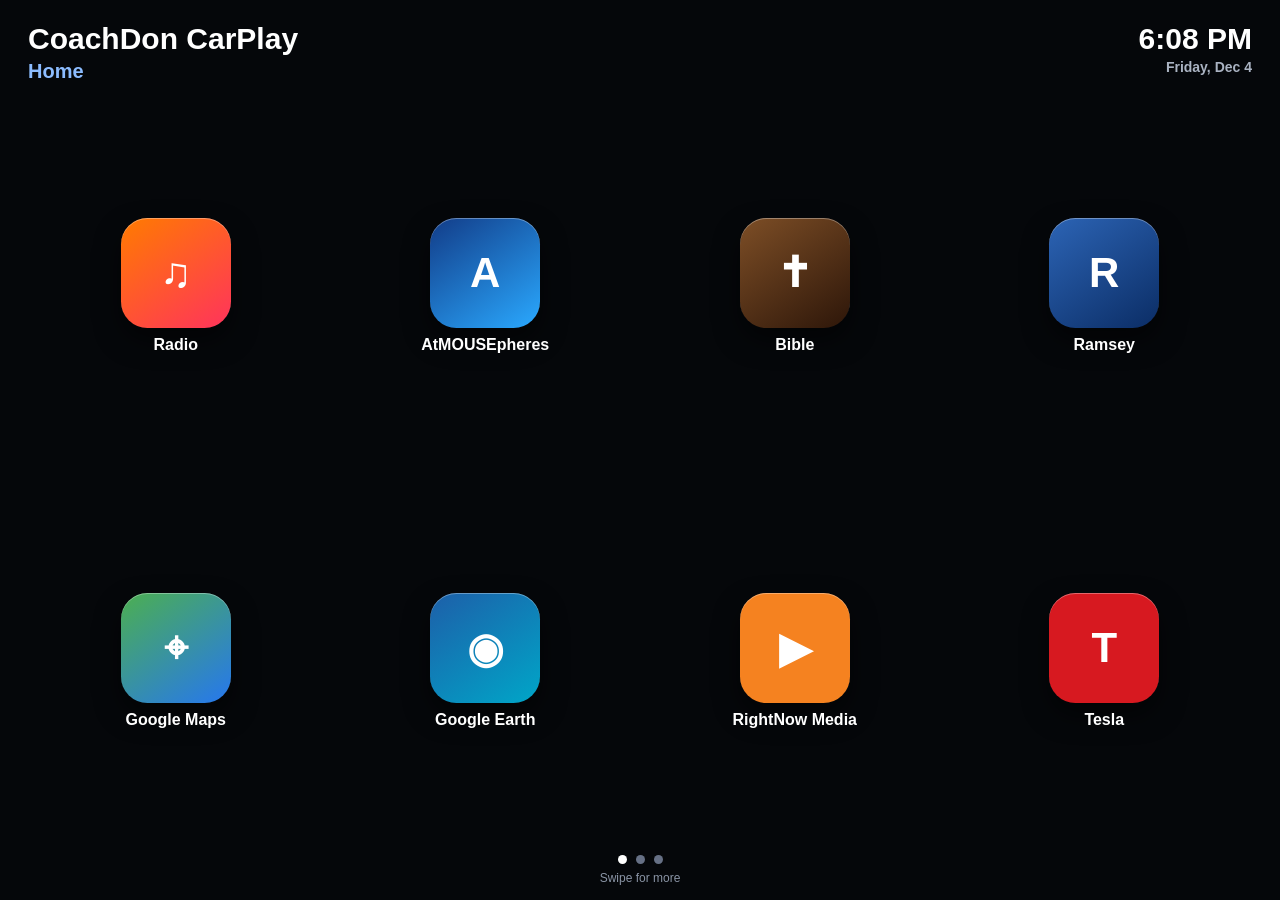
<file: index.html>
<!doctype html>
<html lang="en">
<head>
<meta charset="utf-8">
<meta name="viewport" content="width=device-width,initial-scale=1,maximum-scale=1,user-scalable=no">
<meta name="theme-color" content="#05070a">
<title>CoachDon CarPlay</title>
<link rel="stylesheet" href="style.css?v=12.0.0">
</head>
<body>
<div class="shell">
<header class="top">
  <div><div class="brand">CoachDon CarPlay</div><div id="pageName" class="page-name">Home</div></div>
  <div class="datetime"><div id="time">--:--</div><small id="date"></small></div>
</header>

<main id="carousel" class="carousel">
<section class="page" data-name="Home">
  <a class="app" href="radio.html?v=300"><div class="icon radio">♫</div><span>Radio</span></a>
  <a class="app" href="atmousepheres.html?v=300"><div class="icon mouse">A</div><span>AtMOUSEpheres</span></a>
  <a class="app" href="https://www.bible.com/" target="_blank"><div class="icon bible">✝</div><span>Bible</span></a>
  <a class="app" href="https://www.ramseysolutions.com/" target="_blank"><div class="icon ramsey">R</div><span>Ramsey</span></a>
  <a class="app" href="https://maps.google.com/" target="_blank"><div class="icon maps">⌖</div><span>Google Maps</span></a>
  <a class="app" href="https://earth.google.com/web/" target="_blank"><div class="icon earth">◉</div><span>Google Earth</span></a>
  <a class="app" href="https://www.rightnowmedia.org/" target="_blank"><div class="icon rightnow">▶</div><span>RightNow Media</span></a>
  <a class="app" href="https://www.tesla.com/" target="_blank"><div class="icon tesla">T</div><span>Tesla</span></a>
</section>

<section class="page" data-name="Entertainment">
  <a class="app" href="https://www.disneyplus.com/" target="_blank"><div class="icon disney">D+</div><span>Disney+</span></a>
  <a class="app" href="https://www.netflix.com/" target="_blank"><div class="icon netflix">N</div><span>Netflix</span></a>
  <a class="app" href="https://www.amazon.com/gp/video/storefront" target="_blank"><div class="icon prime">prime</div><span>Prime Video</span></a>
  <a class="app" href="https://www.youtube.com/" target="_blank"><div class="icon youtube">▶</div><span>YouTube</span></a>
  <a class="app" href="https://dparkradio.com/" target="_blank"><div class="icon dpark">DP</div><span>DParkRadio</span></a>
  <a class="app" href="https://srsounds.com/" target="_blank"><div class="icon sorcerer">SR</div><span>Sorcerer Radio</span></a>
  <a class="app" href="https://www.hoopladigital.com/" target="_blank"><div class="icon hoopla">h</div><span>Hoopla</span></a>
  <a class="app" href="https://libbyapp.com/" target="_blank"><div class="icon libby">L</div><span>Libby</span></a>
</section>

<section class="page" data-name="Real Estate">
  <a class="app" href="https://imagine.flexmls.com/" target="_blank"><div class="icon flex">F</div><span>FlexMLS</span></a>
  <a class="app" href="https://www.showingtime.com/" target="_blank"><div class="icon showing">S</div><span>ShowingTime</span></a>
  <a class="app" href="https://www.dotloop.com/" target="_blank"><div class="icon dotloop">d</div><span>Dotloop</span></a>
  <a class="app" href="https://www.forewarn.com/" target="_blank"><div class="icon forewarn">FW</div><span>Forewarn</span></a>
  <a class="app" href="https://www.zillow.com/" target="_blank"><div class="icon zillow">Z</div><span>Zillow</span></a>
  <a class="app" href="https://be.exitrealty.com/" target="_blank"><div class="icon exit">EXIT</div><span>Exit Connect</span></a>
</section>
</main>
<nav id="dots" class="dots"></nav>
<div class="hint">Swipe for more</div>
</div>
<script src="app.js?v=12.0.0"></script>
</body></html>
</file>
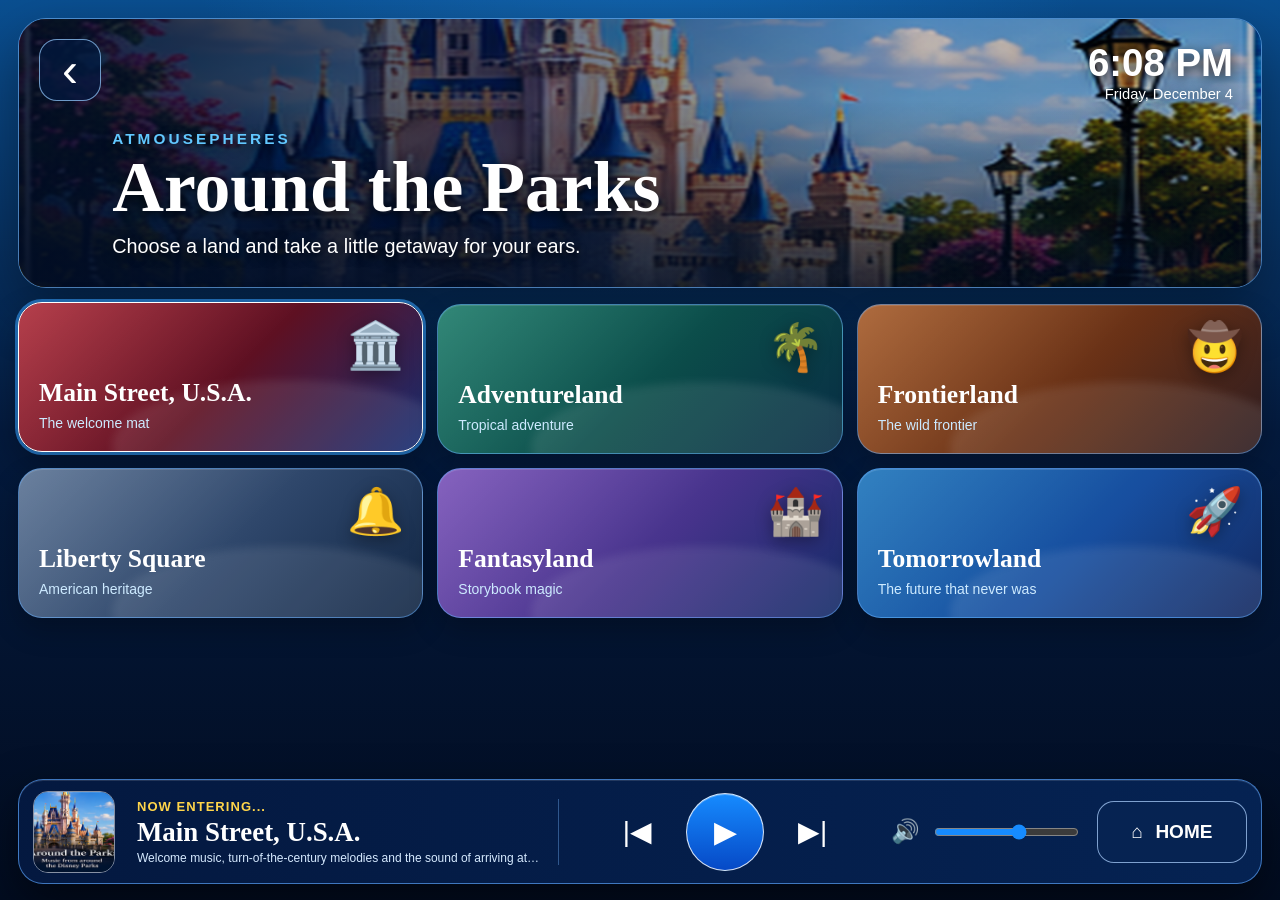
<file: around-parks.html>
<!doctype html>
<html lang="en">
<head>
  <meta charset="utf-8">
  <meta name="viewport" content="width=device-width,initial-scale=1,viewport-fit=cover">
  <meta name="theme-color" content="#061f4d">
  <title>Around the Parks • AtMOUSEpheres</title>
  <link rel="stylesheet" href="around-parks.css?v=2.5.0">
</head>
<body>
  <main class="park-shell">
    <header class="hero">
      <img src="around-parks-hero.png?v=2.5.0" alt="" class="hero-image">
      <div class="hero-shade"></div>
      <button id="backButton" class="back-button" type="button" aria-label="Back to AtMOUSEpheres">‹</button>
      <div class="hero-copy">
        <p class="brand">AtMOUSEpheres</p>
        <h1>Around the Parks</h1>
        <p>Choose a land and take a little getaway for your ears.</p>
      </div>
      <div class="clock" aria-label="Current time">
        <strong id="time">--:--</strong>
        <span id="date"></span>
      </div>
    </header>

    <section class="destinations" aria-label="Magic Kingdom lands">
      <button class="destination main-street selected" type="button"
        data-title="Main Street, U.S.A."
        data-subtitle="Welcome music, turn-of-the-century melodies and the sound of arriving at the Magic Kingdom."
        data-feed="">
        <span class="destination-symbol" aria-hidden="true">🏛️</span>
        <span class="destination-copy"><strong>Main Street, U.S.A.</strong><small>The welcome mat</small></span>
      </button>

      <button class="destination adventureland" type="button"
        data-title="Adventureland"
        data-subtitle="Tropical rhythms, jungle atmosphere and adventurous park-area music."
        data-feed="">
        <span class="destination-symbol" aria-hidden="true">🌴</span>
        <span class="destination-copy"><strong>Adventureland</strong><small>Tropical adventure</small></span>
      </button>

      <button class="destination frontierland" type="button"
        data-title="Frontierland"
        data-subtitle="Western melodies, riverfront atmosphere and music from the American frontier."
        data-feed="">
        <span class="destination-symbol" aria-hidden="true">🤠</span>
        <span class="destination-copy"><strong>Frontierland</strong><small>The wild frontier</small></span>
      </button>

      <button class="destination liberty-square" type="button"
        data-title="Liberty Square"
        data-subtitle="Colonial American music and quiet atmosphere along the Rivers of America."
        data-feed="">
        <span class="destination-symbol" aria-hidden="true">🔔</span>
        <span class="destination-copy"><strong>Liberty Square</strong><small>American heritage</small></span>
      </button>

      <button class="destination fantasyland" type="button"
        data-title="Fantasyland"
        data-subtitle="Storybook melodies and classic Disney magic from beyond the castle walls."
        data-feed="">
        <span class="destination-symbol" aria-hidden="true">🏰</span>
        <span class="destination-copy"><strong>Fantasyland</strong><small>Storybook magic</small></span>
      </button>

      <button class="destination tomorrowland" type="button"
        data-title="Tomorrowland"
        data-subtitle="Optimistic electronic music and the kinetic atmosphere of a great big beautiful tomorrow."
        data-feed="">
        <span class="destination-symbol" aria-hidden="true">🚀</span>
        <span class="destination-copy"><strong>Tomorrowland</strong><small>The future that never was</small></span>
      </button>
    </section>

    <section class="player" aria-label="Around the Parks audio player">
      <div class="now-playing-art" aria-hidden="true">
        <img src="around-parks-hero.png?v=2.5.0" alt="">
      </div>
      <div class="now-playing-copy" aria-live="polite">
        <span>NOW ENTERING...</span>
        <strong id="selectionTitle">Main Street, U.S.A.</strong>
        <small id="selectionSubtitle">Welcome music, turn-of-the-century melodies and the sound of arriving at the Magic Kingdom.</small>
      </div>
      <div class="transport">
        <button id="previousButton" type="button" aria-label="Previous land">|◀</button>
        <button id="playButton" class="play-button" type="button" aria-label="Play">▶</button>
        <button id="nextButton" type="button" aria-label="Next land">▶|</button>
      </div>
      <label class="volume">
        <span aria-hidden="true">🔊</span>
        <input id="volumeSlider" type="range" min="0" max="100" value="60" aria-label="Volume">
      </label>
      <button id="homeButton" class="home-button" type="button" aria-label="CoachDon CarPlay Home">⌂ <span>HOME</span></button>
    </section>

    <div id="toast" class="toast" aria-live="polite"></div>
    <audio id="audioPlayer" preload="none"></audio>
  </main>
  <script src="around-parks.js?v=2.5.0"></script>
</body>
</html>
</file>
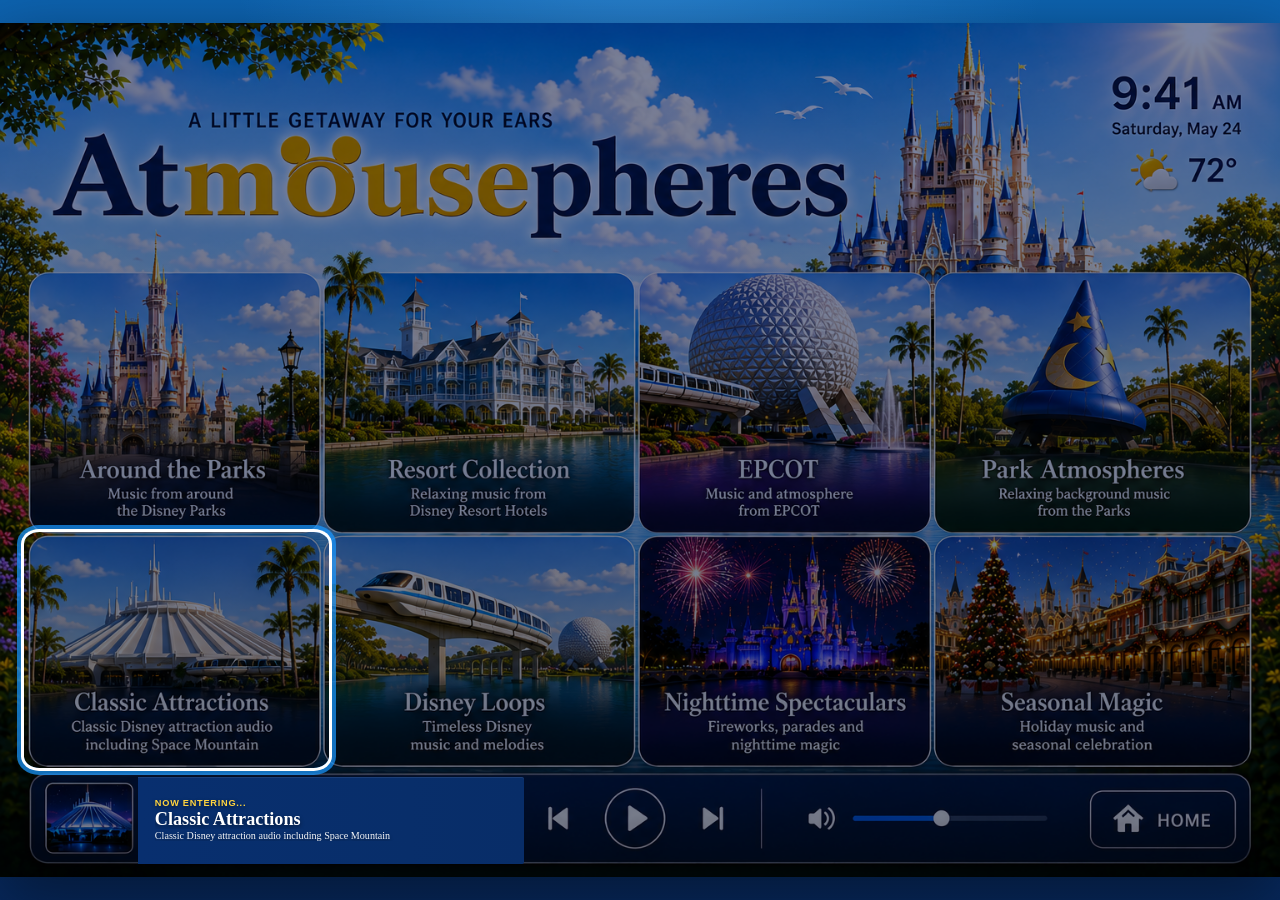
<file: atmousepheres.html>
<!doctype html>
<html lang="en">
<head>
  <meta charset="utf-8">
  <meta name="viewport" content="width=device-width,initial-scale=1,viewport-fit=cover">
  <meta name="theme-color" content="#0a2f69">
  <title>AtMOUSEpheres</title>
  <link rel="stylesheet" href="atmousepheres.css?v=2.5.0">
</head>
<body>
  <main class="page-shell">
    <section class="artboard" aria-label="AtMOUSEpheres Disney audio menu" data-time-theme="day">
      <img class="artwork" src="atmousepheres-final.png?v=2.5.0" alt="AtMOUSEpheres Disney audio menu with eight themed categories">

      <nav class="card-links" aria-label="AtMOUSEpheres categories">
        <button class="card card-parks" data-title="Around the Parks" data-subtitle="Music from around the Disney Parks" aria-label="Around the Parks"></button>
        <button class="card card-resorts" data-title="Resort Collection" data-subtitle="Relaxing music from Disney Resort Hotels" aria-label="Resort Collection"></button>
        <button class="card card-epcot" data-title="EPCOT" data-subtitle="Music and atmosphere from EPCOT" aria-label="EPCOT"></button>
        <button class="card card-atmospheres" data-title="Park Atmospheres" data-subtitle="Relaxing background music from the Parks" aria-label="Park Atmospheres"></button>
        <button class="card card-classic" data-title="Classic Attractions" data-subtitle="Classic Disney attraction audio including Space Mountain" aria-label="Classic Attractions"></button>
        <button class="card card-loops" data-title="Disney Loops" data-subtitle="Timeless Disney music and melodies" aria-label="Disney Loops"></button>
        <button class="card card-night" data-title="Nighttime Spectaculars" data-subtitle="Fireworks, parades and nighttime magic" aria-label="Nighttime Spectaculars"></button>
        <button class="card card-seasonal" data-title="Seasonal Magic" data-subtitle="Holiday music and seasonal celebration" aria-label="Seasonal Magic"></button>
      </nav>

      <section class="functional-player" aria-label="Audio player">
        <button id="previousButton" class="control previous" aria-label="Previous selection"></button>
        <button id="playButton" class="control play" aria-label="Play"></button>
        <button id="nextButton" class="control next" aria-label="Next selection"></button>
        <label class="volume-hitbox">
          <span class="sr-only">Volume</span>
          <input id="volumeSlider" type="range" min="0" max="100" value="55" aria-label="Volume">
        </label>
        <button id="homeButton" class="control home" aria-label="Return home"></button>
      </section>

      <!-- This panel completely covers the wording baked into the artwork. -->
      <div class="selection-mask" aria-hidden="true"></div>
      <div class="selection-overlay" aria-live="polite">
        <span class="eyebrow">NOW ENTERING...</span>
        <strong id="selectionTitle">Classic Attractions</strong>
        <small id="selectionSubtitle">Classic Disney attraction audio including Space Mountain</small>
      </div>

      <button id="developerHotspot" class="developer-hotspot" type="button" aria-label="Open preview controls"></button>
      <aside id="developerPanel" class="developer-panel" hidden aria-label="Preview controls">
        <div class="developer-title">
          <strong>AtMOUSEpheres Preview</strong>
          <button id="closeDeveloper" type="button" aria-label="Close preview controls">×</button>
        </div>
        <label>Lighting preview
          <select id="timePreview">
            <option value="auto">Auto</option>
            <option value="morning">Morning tint</option>
            <option value="day">Approved daytime</option>
            <option value="night">Night tint</option>
          </select>
        </label>
        <small>These are lighting previews only. Dedicated morning and nighttime artwork will be added in the next artwork phase.</small>
      </aside>

      <div class="time-treatment" aria-hidden="true"></div>
      <div class="toast" id="toast" aria-live="polite"></div>
      <audio id="audioPlayer" preload="none"></audio>
    </section>
  </main>
  <script src="atmousepheres.js?v=2.5.0"></script>
</body>
</html>
</file>
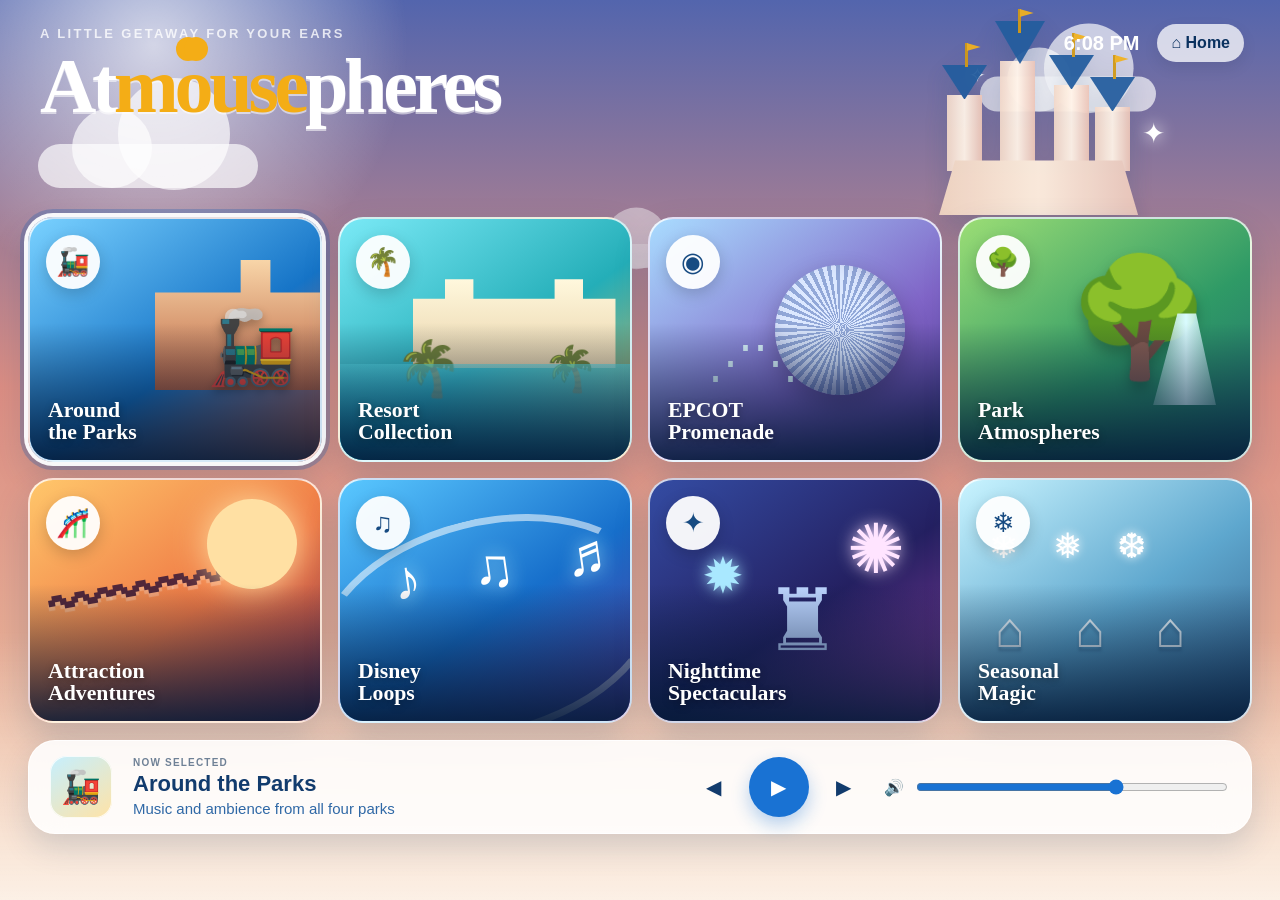
<file: disney.html>
<!doctype html>
<html lang="en">
<head>
  <meta charset="utf-8">
  <meta name="viewport" content="width=device-width,initial-scale=1,viewport-fit=cover">
  <meta name="theme-color" content="#8fd7ff">
  <title>AtMOUSEpheres</title>
  <link rel="stylesheet" href="disney.css">
</head>
<body>
  <main class="page-shell">
    <div class="sky-decor" aria-hidden="true">
      <span class="cloud cloud-one"></span>
      <span class="cloud cloud-two"></span>
      <span class="cloud cloud-three"></span>
      <span class="sparkle sparkle-one">✦</span>
      <span class="sparkle sparkle-two">✧</span>
    </div>

    <header class="hero">
      <div class="brand">
        <p class="tagline">A little getaway for your ears</p>
        <h1 aria-label="AtMOUSEpheres">
          <span>At</span><span class="mouse-word">m<span class="ear-o">o</span>use</span><span>pheres</span>
        </h1>
      </div>

      <div class="castle" aria-hidden="true">
        <span class="tower t1"><i></i></span>
        <span class="tower t2"><i></i></span>
        <span class="tower t3"><i></i></span>
        <span class="tower t4"><i></i></span>
        <span class="castle-base"></span>
      </div>

      <div class="time-panel">
        <span id="clock">--:--</span>
        <a class="home-link" href="index.html" aria-label="Return home">⌂ Home</a>
      </div>
    </header>

    <section class="destination-grid" aria-label="Disney audio destinations">
      <button class="destination-card parks selected"
        data-title="Around the Parks"
        data-subtitle="Music and ambience from all four parks"
        data-icon="🚂">
        <span class="scene scene-parks" aria-hidden="true">
          <span class="station-building"></span>
          <span class="train">🚂</span>
        </span>
        <span class="icon-badge">🚂</span>
        <strong>Around<br>the Parks</strong>
      </button>

      <button class="destination-card resorts"
        data-title="Resort Collection"
        data-subtitle="Relaxing music from Disney resort destinations"
        data-icon="🌴">
        <span class="scene scene-resorts" aria-hidden="true">
          <span class="resort-building"></span>
          <span class="palm p1">🌴</span><span class="palm p2">🌴</span>
          <span class="water"></span>
        </span>
        <span class="icon-badge">🌴</span>
        <strong>Resort<br>Collection</strong>
      </button>

      <button class="destination-card epcot"
        data-title="EPCOT Promenade"
        data-subtitle="World Showcase and futuristic favorites"
        data-icon="◉">
        <span class="scene scene-epcot" aria-hidden="true">
          <span class="epcot-ball"></span>
          <span class="fountain">⋰⋱</span>
        </span>
        <span class="icon-badge epcot-icon">◉</span>
        <strong>EPCOT<br>Promenade</strong>
      </button>

      <button class="destination-card atmospheres"
        data-title="Park Atmospheres"
        data-subtitle="Immersive area loops from around the parks"
        data-icon="🌳">
        <span class="scene scene-atmospheres" aria-hidden="true">
          <span class="life-tree">🌳</span>
          <span class="falls"></span>
        </span>
        <span class="icon-badge">🌳</span>
        <strong>Park<br>Atmospheres</strong>
      </button>

      <button class="destination-card attractions"
        data-title="Attraction Adventures"
        data-subtitle="Ride audio and queue-music favorites"
        data-icon="🎢">
        <span class="scene scene-attractions" aria-hidden="true">
          <span class="coaster">〰〰〰</span>
          <span class="sun"></span>
        </span>
        <span class="icon-badge">🎢</span>
        <strong>Attraction<br>Adventures</strong>
      </button>

      <button class="destination-card loops"
        data-title="Disney Loops"
        data-subtitle="Instrumental loops and park background music"
        data-icon="♫">
        <span class="scene scene-loops" aria-hidden="true">
          <span class="notes">♪ ♫ ♬</span>
          <span class="music-swoop"></span>
        </span>
        <span class="icon-badge">♫</span>
        <strong>Disney<br>Loops</strong>
      </button>

      <button class="destination-card nighttime"
        data-title="Nighttime Spectaculars"
        data-subtitle="Fireworks, shows and nighttime audio"
        data-icon="✦">
        <span class="scene scene-night" aria-hidden="true">
          <span class="firework f1">✺</span>
          <span class="firework f2">✹</span>
          <span class="mini-castle">♜</span>
        </span>
        <span class="icon-badge">✦</span>
        <strong>Nighttime<br>Spectaculars</strong>
      </button>

      <button class="destination-card seasonal"
        data-title="Seasonal Magic"
        data-subtitle="Holiday and seasonal park music"
        data-icon="❄">
        <span class="scene scene-seasonal" aria-hidden="true">
          <span class="snowflakes">❄　❅　❆</span>
          <span class="winter-village">⌂　⌂　⌂</span>
        </span>
        <span class="icon-badge">❄</span>
        <strong>Seasonal<br>Magic</strong>
      </button>
    </section>

    <section class="player" aria-label="Audio player">
      <div class="album-art" id="albumArt">🚂</div>
      <div class="now-playing">
        <span class="now-label">Now selected</span>
        <strong id="nowTitle">Around the Parks</strong>
        <span id="nowSubtitle">Music and ambience from all four parks</span>
      </div>
      <div class="transport">
        <button id="previousButton" aria-label="Previous destination">◀</button>
        <button id="playButton" class="play" aria-label="Play">▶</button>
        <button id="nextButton" aria-label="Next destination">▶</button>
      </div>
      <label class="volume">
        <span>🔊</span>
        <input type="range" min="0" max="100" value="65" aria-label="Volume">
      </label>
    </section>
  </main>

  <script src="disney.js"></script>
</body>
</html>
</file>
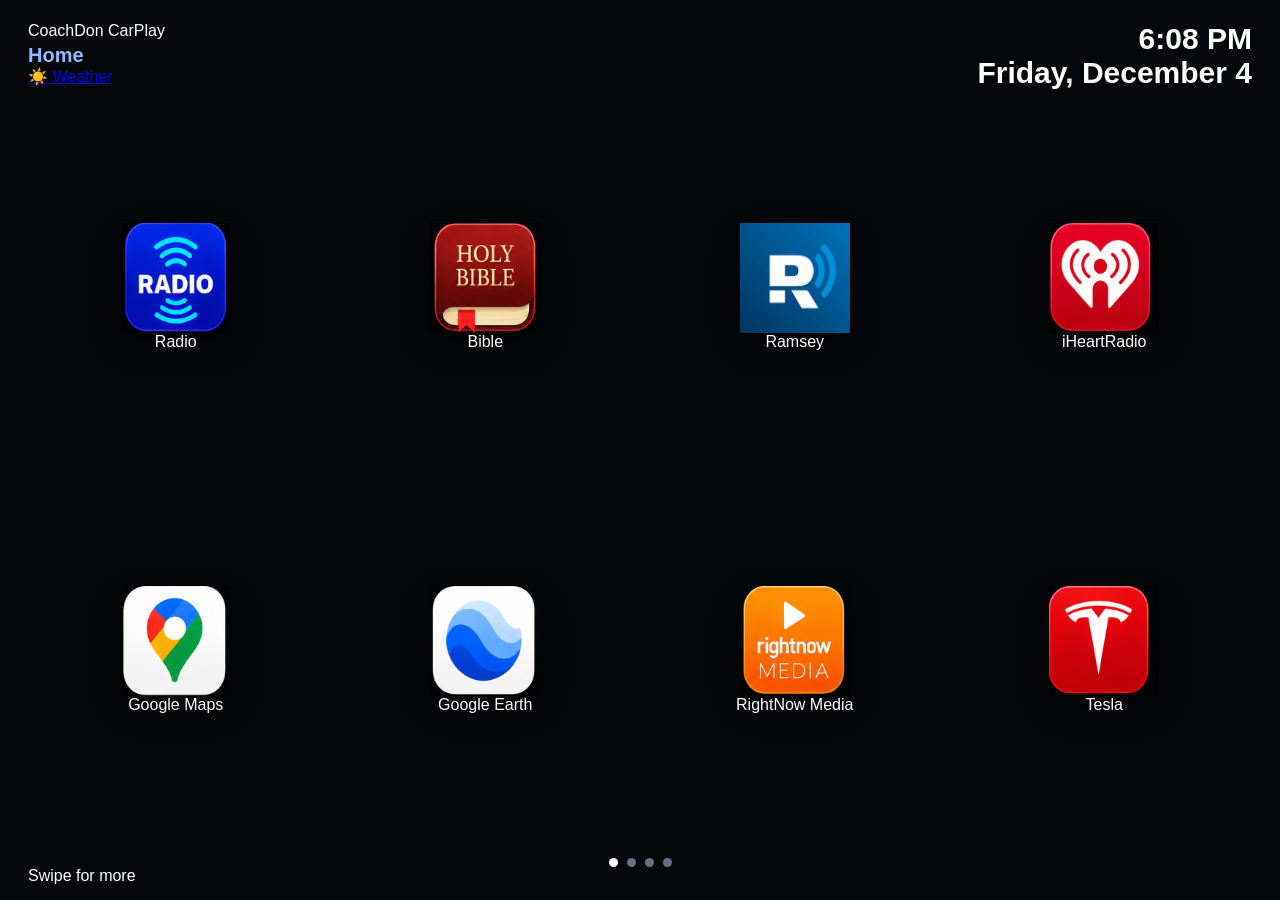
<file: index(32).html>
<!doctype html>
<html lang="en">
<head>
<meta charset="utf-8">
<meta name="viewport" content="width=device-width,initial-scale=1,maximum-scale=1,user-scalable=no">
<meta name="theme-color" content="#05070a">
<title>CoachDon CarPlay</title>
<link rel="stylesheet" href="style.css?v=11.0.0">
<style>
.icon img{width:100%;height:100%;object-fit:cover;display:block}
.page-spacer{visibility:hidden}
</style>
</head>
<body>
<div class="shell">
  <header class="top">
    <div class="header-left">
      <div class="greeting">CoachDon CarPlay</div>
      <div class="page-row">
        <div id="pageName" class="page-name">Home</div>
        <a class="weather-glance" href="https://weather.com/weather/today/l/Frankfort+KY" target="_blank" rel="noopener">
          <span id="wxIcon" class="wxicon">☀️</span>
          <span id="wxText">Weather</span>
        </a>
      </div>
    </div>
    <div class="datetime">
      <div id="time" class="time">--:--</div>
      <div id="date" class="date"></div>
    </div>
  </header>

  <main id="carousel" class="carousel" aria-label="CoachDon pages">

    <!-- HOME -->
    <section class="page" data-page-name="Home">
      <a class="app" href="radio.html">
        <div class="icon"><img src="radio.png" alt=""></div>
        <div class="label">Radio</div>
      </a>
      <a class="app" href="https://www.bible.com/" target="_blank" rel="noopener">
        <div class="icon"><img src="bible.png" alt=""></div>
        <div class="label">Bible</div>
      </a>
      <a class="app" href="https://www.ramseysolutions.com/" target="_blank" rel="noopener">
        <div class="icon"><img src="ramsey-new.png" alt=""></div>
        <div class="label">Ramsey</div>
      </a>
      <a class="app" href="https://www.iheart.com/" target="_blank" rel="noopener">
        <div class="icon"><img src="iheart.png" alt=""></div>
        <div class="label">iHeartRadio</div>
      </a>

      <a class="app" href="https://maps.google.com/" target="_blank" rel="noopener">
        <div class="icon"><img src="maps.png" alt=""></div>
        <div class="label">Google Maps</div>
      </a>
      <a class="app" href="https://earth.google.com/web/" target="_blank" rel="noopener">
        <div class="icon"><img src="earth.png" alt=""></div>
        <div class="label">Google Earth</div>
      </a>
      <a class="app" href="https://www.rightnowmedia.org/" target="_blank" rel="noopener">
        <div class="icon"><img src="rightnow-media.png" alt=""></div>
        <div class="label">RightNow Media</div>
      </a>
      <a class="app" href="https://www.tesla.com/" target="_blank" rel="noopener">
        <div class="icon"><img src="tesla.png" alt=""></div>
        <div class="label">Tesla</div>
      </a>

      <div class="page-spacer"></div><div class="page-spacer"></div>
      <div class="page-spacer"></div><div class="page-spacer"></div>
    </section>

    <!-- RESTAURANTS -->
    <section class="page" data-page-name="Restaurants">
      <a class="app" href="https://www.chick-fil-a.com/locations" target="_blank" rel="noopener">
        <div class="icon"><img src="chickfila.png" alt=""></div><div class="label">Chick-fil-A</div>
      </a>
      <a class="app" href="https://www.culvers.com/stories/food-cravings" target="_blank" rel="noopener">
        <div class="icon"><img src="culvers.png" alt=""></div><div class="label">Culver's</div>
      </a>
      <a class="app" href="https://www.wawa.com/" target="_blank" rel="noopener">
        <div class="icon"><img src="wawa.png" alt=""></div><div class="label">Wawa</div>
      </a>
      <a class="app" href="https://www.jerseymikes.com/" target="_blank" rel="noopener">
        <div class="icon"><img src="jerseymikes.png" alt=""></div><div class="label">Jersey Mike's</div>
      </a>

      <a class="app" href="https://www.tropicalsmoothiecafe.com/" target="_blank" rel="noopener">
        <div class="icon"><img src="tropical.png" alt=""></div><div class="label">Tropical Smoothie</div>
      </a>
      <a class="app" href="https://www.mcdonalds.com/" target="_blank" rel="noopener">
        <div class="icon"><img src="mcdonalds.png" alt=""></div><div class="label">McDonald's</div>
      </a>
      <a class="app" href="https://www.starbucks.com/store-locator" target="_blank" rel="noopener">
        <div class="icon"><img src="starbucks.png" alt=""></div><div class="label">Starbucks</div>
      </a>
      <div class="page-spacer"></div>

      <div class="page-spacer"></div><div class="page-spacer"></div>
      <div class="page-spacer"></div><div class="page-spacer"></div>
    </section>

    <!-- ENTERTAINMENT -->
    <section class="page" data-page-name="Entertainment">
      <a class="app" href="https://www.disneyplus.com/" target="_blank" rel="noopener">
        <div class="icon"><img src="disney.png" alt=""></div><div class="label">Disney+</div>
      </a>
      <a class="app" href="https://www.netflix.com/" target="_blank" rel="noopener">
        <div class="icon"><img src="netflix.png" alt=""></div><div class="label">Netflix</div>
      </a>
      <a class="app" href="https://www.amazon.com/gp/video/storefront" target="_blank" rel="noopener">
        <div class="icon"><img src="prime.png" alt=""></div><div class="label">Prime Video</div>
      </a>
      <a class="app" href="https://www.youtube.com/" target="_blank" rel="noopener">
        <div class="icon"><img src="youtube.png" alt=""></div><div class="label">YouTube</div>
      </a>

      <a class="app" href="https://dparkradio.com/" target="_blank" rel="noopener">
        <div class="icon"><img src="dpark-radio.png" alt=""></div><div class="label">DParkRadio</div>
      </a>
      <a class="app" href="https://srsounds.com/" target="_blank" rel="noopener">
        <div class="icon"><img src="sorcerer-radio.png" alt=""></div><div class="label">Sorcerer Radio</div>
      </a>
      <a class="app" href="https://www.hoopladigital.com/" target="_blank" rel="noopener">
        <div class="icon"><img src="hoopla.png" alt=""></div><div class="label">Hoopla</div>
      </a>
      <a class="app" href="https://libbyapp.com/" target="_blank" rel="noopener">
        <div class="icon"><img src="libby.png" alt=""></div><div class="label">Libby</div>
      </a>

      <div class="page-spacer"></div><div class="page-spacer"></div>
      <div class="page-spacer"></div><div class="page-spacer"></div>
    </section>

    <!-- REAL ESTATE -->
    <section class="page" data-page-name="Real Estate">
      <a class="app" href="https://imagine.flexmls.com/" target="_blank" rel="noopener">
        <div class="icon"><img src="flexmls.png" alt=""></div><div class="label">FlexMLS</div>
      </a>
      <a class="app" href="https://www.showingtime.com/" target="_blank" rel="noopener">
        <div class="icon"><img src="showingtime.png" alt=""></div><div class="label">ShowingTime</div>
      </a>
      <a class="app" href="https://www.dotloop.com/" target="_blank" rel="noopener">
        <div class="icon"><img src="dotloop.png" alt=""></div><div class="label">Dotloop</div>
      </a>
      <a class="app" href="https://www.forewarn.com/" target="_blank" rel="noopener">
        <div class="icon"><img src="forewarn.png" alt=""></div><div class="label">Forewarn</div>
      </a>

      <a class="app" href="https://www.zillow.com/" target="_blank" rel="noopener">
        <div class="icon"><img src="zillow.png" alt=""></div><div class="label">Zillow</div>
      </a>
      <a class="app" href="https://be.exitrealty.com/" target="_blank" rel="noopener">
        <div class="icon"><img src="exit-connect.png" alt=""></div><div class="label">Exit Connect</div>
      </a>
      <div class="page-spacer"></div><div class="page-spacer"></div>

      <div class="page-spacer"></div><div class="page-spacer"></div>
      <div class="page-spacer"></div><div class="page-spacer"></div>
    </section>
  </main>

  <nav id="dots" class="dots" aria-label="Page navigation"></nav>
  <div class="swipe">Swipe for more</div>
</div>

<script>
(() => {
  "use strict";
  const carousel = document.getElementById("carousel");
  const pages = [...document.querySelectorAll(".page")];
  const pageName = document.getElementById("pageName");
  const dots = document.getElementById("dots");

  function updateClock() {
    const now = new Date();
    document.getElementById("time").textContent =
      now.toLocaleTimeString([], {hour:"numeric", minute:"2-digit"});
    document.getElementById("date").textContent =
      now.toLocaleDateString([], {weekday:"long", month:"long", day:"numeric"});
  }

  pages.forEach((page, index) => {
    const dot = document.createElement("button");
    dot.className = "dot" + (index === 0 ? " active" : "");
    dot.type = "button";
    dot.setAttribute("aria-label", `Open ${page.dataset.pageName}`);
    dot.addEventListener("click", () => page.scrollIntoView({behavior:"smooth", inline:"start"}));
    dots.appendChild(dot);
  });

  function currentPage() {
    return Math.max(0, Math.min(pages.length - 1,
      Math.round(carousel.scrollLeft / Math.max(1, carousel.clientWidth + 14))));
  }

  function syncPage() {
    const index = currentPage();
    pageName.textContent = pages[index].dataset.pageName;
    [...dots.children].forEach((dot, i) => dot.classList.toggle("active", i === index));
  }

  let scrollTimer;
  carousel.addEventListener("scroll", () => {
    clearTimeout(scrollTimer);
    scrollTimer = setTimeout(syncPage, 70);
  }, {passive:true});

  async function updateWeather() {
    try {
      const response = await fetch(
        "https://api.open-meteo.com/v1/forecast?latitude=38.2004&longitude=-84.8776&current=temperature_2m,weather_code&temperature_unit=fahrenheit",
        {cache:"no-store"}
      );
      const data = await response.json();
      const current = data.current;
      if (!current) return;

      const code = Number(current.weather_code);
      let icon = "☀️";
      if ([1,2].includes(code)) icon = "🌤️";
      else if (code === 3) icon = "☁️";
      else if ([45,48].includes(code)) icon = "🌫️";
      else if ([51,53,55,56,57,61,63,65,66,67,80,81,82].includes(code)) icon = "🌧️";
      else if ([71,73,75,77,85,86].includes(code)) icon = "❄️";
      else if ([95,96,99].includes(code)) icon = "⛈️";

      document.getElementById("wxIcon").textContent = icon;
      document.getElementById("wxText").textContent =
        `${Math.round(current.temperature_2m)}° Frankfort`;
    } catch (error) {
      console.warn("Weather unavailable:", error);
    }
  }

  updateClock();
  updateWeather();
  setInterval(updateClock, 30000);
  setInterval(updateWeather, 15 * 60 * 1000);
})();
</script>
</body>
</html>
</file>
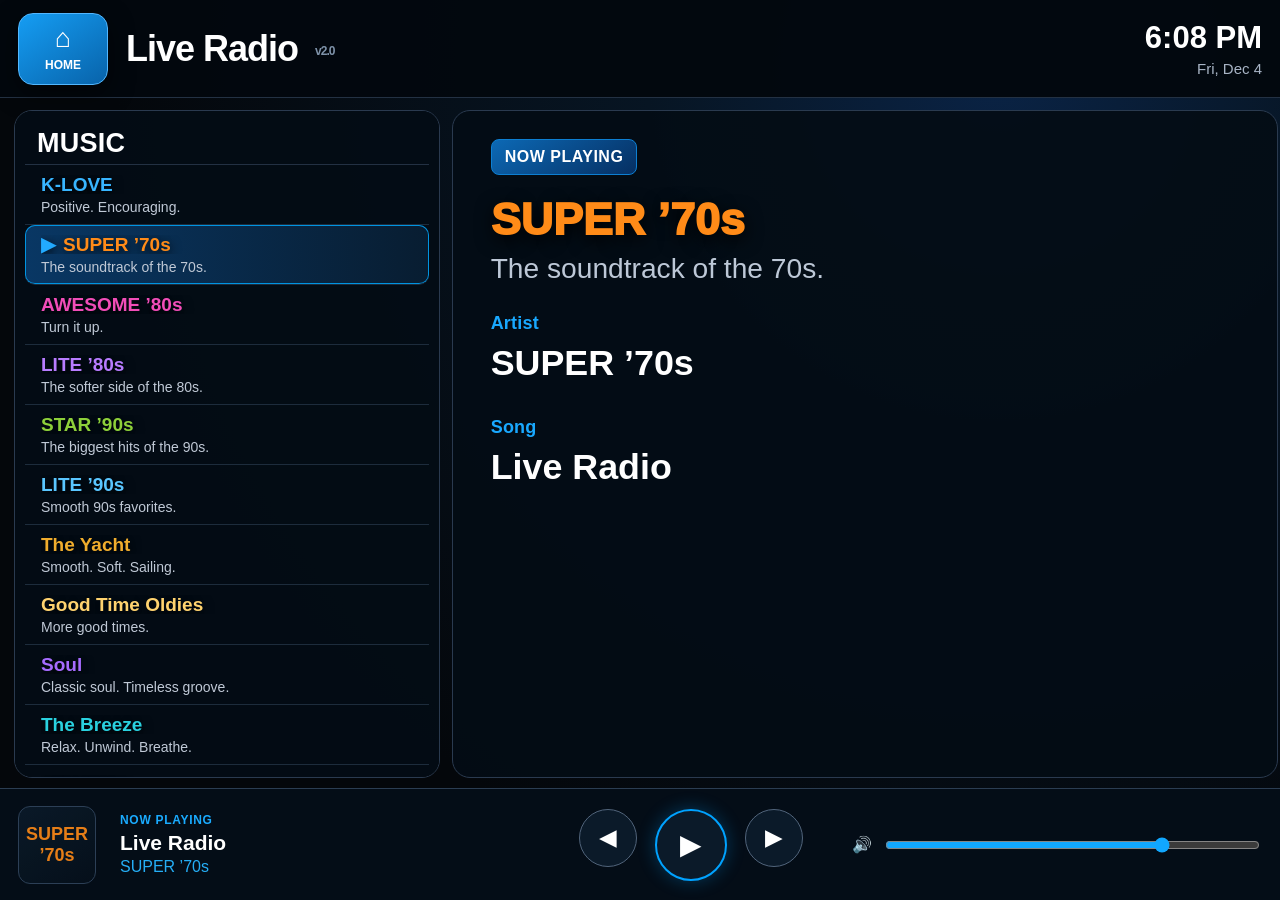
<file: index-2.html>
<!doctype html>
<html lang="en">
<head>
<meta charset="utf-8">
<meta name="viewport" content="width=device-width,initial-scale=1,maximum-scale=1,user-scalable=no">
<meta name="theme-color" content="#05070a">
<title>Live Radio</title>
<style>
:root{
  --blue:#0094e1;
  --bg:#04070b;
  --panel:#07111c;
  --line:#233143;
  --muted:#a8b4c5;
  --accent:#ff8c16;
}
*{box-sizing:border-box;-webkit-tap-highlight-color:transparent}
html,body{
  margin:0;width:100%;height:100%;overflow:hidden;background:#000;color:#fff;
  font-family:-apple-system,BlinkMacSystemFont,"Segoe UI",Arial,sans-serif
}
button,a,input{font:inherit}
.shell{
  height:100vh;display:grid;grid-template-rows:98px 1fr 112px;
  background:radial-gradient(circle at 78% 8%,#0a2345 0,#071523 27%,#04070b 68%)
}
.topbar{
  display:grid;grid-template-columns:108px 1fr 190px;align-items:center;
  padding:12px 18px;border-bottom:1px solid var(--line);background:rgba(3,8,14,.97)
}
.home{
  width:90px;height:72px;border-radius:15px;background:linear-gradient(145deg,#159df3,#0863aa);
  border:1px solid #52b7ff;color:white;text-decoration:none;display:flex;flex-direction:column;
  align-items:center;justify-content:center;font-weight:800;box-shadow:0 8px 24px #0008
}
.home-icon{font-size:27px;line-height:1}
.home span:last-child{font-size:12px;margin-top:6px}
.brand{font-size:36px;font-weight:850;letter-spacing:-1px}
.datetime{text-align:right}.clock{font-size:31px;font-weight:800}.date{font-size:15px;color:var(--muted);margin-top:4px}

.layout{min-height:0;display:grid;grid-template-columns:34% 66%;gap:12px;padding:12px 14px 10px}
.station-pane,.now-pane{
  min-height:0;border:1px solid #2a3a4f;border-radius:18px;background:rgba(4,12,21,.93);overflow:hidden
}
.station-pane{overflow-y:auto;padding:9px 10px 18px;scrollbar-width:thin}
.station-pane h2{
  margin:10px 12px 7px;color:#fff;font-size:27px;line-height:1;font-weight:900;letter-spacing:.25px
}
.station-list{border-top:1px solid var(--line)}
.station-row{
  width:100%;min-height:60px;border:0;border-bottom:1px solid #1d2c3c;background:transparent;color:white;
  display:block;padding:7px 12px 7px 16px;text-align:left;cursor:pointer
}
.station-row.active{
  background:linear-gradient(90deg,#093764,#081d31);box-shadow:inset 0 0 0 1px var(--blue);
  border-radius:10px
}
.station-copy{min-width:0;display:block}
.station-name{
  display:block;font-size:19px;font-weight:900;line-height:1;color:var(--station-color,#fff);
  white-space:nowrap;overflow:hidden;text-overflow:ellipsis;text-shadow:0 3px 12px #000
}
.station-desc{
  display:block;font-size:14px;color:#c0c9d6;margin-top:5px;white-space:nowrap;
  overflow:hidden;text-overflow:ellipsis
}
.playing-mark{display:none;margin-right:7px;color:#22aaff}
.station-row.active .playing-mark{display:inline}

.now-pane{padding:28px 38px;display:flex;flex-direction:column}
.now-header{display:flex;align-items:center}
.now-header>span{
  background:linear-gradient(145deg,#0c69b5,#062f62);border:1px solid #0d7fd2;color:#fff;
  border-radius:8px;padding:8px 13px;font-size:16px;font-weight:850;letter-spacing:.5px
}
.display-station{
  font-size:clamp(42px,5vw,76px);font-weight:950;color:var(--accent);margin-top:22px;
  line-height:1;text-shadow:0 5px 18px #000
}
.display-description{font-size:clamp(20px,2.2vw,31px);color:#bdc8d7;margin-top:11px}

.metadata-main{
  flex:1;min-height:0;display:flex;flex-direction:column;justify-content:center;
  padding:18px 0 12px;max-width:900px
}
.meta-block{margin-bottom:31px}
.label{color:#19a9ff;font-size:18px;font-weight:700;letter-spacing:.2px;text-transform:none}
.artist,.song,.station-meta{
  font-size:clamp(29px,3.2vw,48px);font-weight:800;line-height:1.1;margin-top:10px;overflow-wrap:anywhere
}
.station-meta{font-size:clamp(26px,2.8vw,42px)}
.wave{
  height:84px;display:flex;align-items:center;justify-content:center;gap:6px;
  width:min(72%,620px);opacity:.76;margin:8px 0 0 12px
}
.wave span{
  width:5px;background:#0999f2;border-radius:5px;box-shadow:0 0 12px #087ac8;
  animation:wave 1.25s ease-in-out infinite
}
.wave span:nth-child(2n){animation-delay:.14s}
.wave span:nth-child(3n){animation-delay:.28s}
.wave span:nth-child(4n){animation-delay:.42s}
@keyframes wave{0%,100%{height:13px}50%{height:70px}}

.player{
  display:grid;grid-template-columns:86px minmax(220px,1fr) 290px minmax(180px,1fr);
  gap:16px;align-items:center;padding:10px 18px;border-top:1px solid #2b3d52;
  background:rgba(5,14,24,.98)
}
.mini-art{
  width:78px;height:78px;border-radius:12px;background:linear-gradient(145deg,#0b1b2a,#06101b);
  border:1px solid #31455d;display:flex;align-items:center;justify-content:center;text-align:center;
  font-size:18px;font-weight:850;color:var(--accent);opacity:.9
}
.mini-copy{min-width:0}.mini-label{font-size:12px;color:#1aabff;font-weight:850;letter-spacing:.7px}
.mini-copy strong,.mini-copy span{display:block;white-space:nowrap;overflow:hidden;text-overflow:ellipsis}
.mini-copy strong{font-size:21px;margin-top:4px}.mini-copy span{font-size:16px;color:#25aef6;margin-top:3px}
.transport{display:flex;justify-content:center;gap:18px}
.transport button{
  width:58px;height:58px;border-radius:50%;border:1px solid #51647b;background:#0b1a29;color:white;font-size:23px
}
.transport .play{
  width:72px;height:72px;border:2px solid #00a2ff;box-shadow:0 0 18px #008fe555;font-size:28px
}
.volume{display:flex;align-items:center;gap:11px}.volume input{width:100%;accent-color:#11a7ff}

@media(max-width:900px){
  .shell{grid-template-rows:86px 1fr 108px}
  .topbar{grid-template-columns:88px 1fr 135px;padding:8px}
  .home{width:74px;height:64px}.brand{font-size:29px}.clock{font-size:25px}
  .layout{grid-template-columns:42% 58%;gap:7px;padding:7px}
  .station-pane h2{font-size:23px}
  .station-row{min-height:57px;padding-left:10px}.station-name{font-size:17px}.station-desc{font-size:12px}
  .now-pane{padding:20px}.display-station{font-size:40px}.display-description{font-size:20px}
  .meta-block{margin-bottom:20px}.wave{width:90%;height:60px}
  .player{grid-template-columns:68px 1fr 230px}.mini-art{width:62px;height:62px}.volume{display:none}
}


/* v1.2 Safari stability */
.metadata-main{
  display:grid;
  grid-template-rows:104px 132px 96px 72px;
  align-content:center;
}
.meta-block{
  margin-bottom:0;
  min-height:0;
}
.artist,.song,.station-meta{
  min-height:1.2em;
  display:block;
}
.wave{
  animation:none !important;
}
.wave span{
  animation:none !important;
  height:28px;
}
.wave span:nth-child(2n){height:50px}
.wave span:nth-child(3n){height:36px}
.wave span:nth-child(4n){height:62px}

@media(max-width:900px){
  .metadata-main{
    grid-template-rows:82px 104px 76px 54px;
  }
}

/* =========================================================
   v1.3 — approved UI corrections
   ========================================================= */

/* Right-side station title is 30% smaller than v1.2. */
.display-station{
  font-size:clamp(29px,3.5vw,53px);
}

/*
  Safari metadata stability:
  fixed grid tracks prevent artist/song length changes from moving
  the Station line or waveform up and down.
*/
.now-pane,
.metadata-main,
.meta-block,
.artist,
.song,
.station-meta{
  min-width:0;
}

.metadata-main{
  flex:none;
  height:404px;
  grid-template-rows:104px 132px 96px 72px;
  align-self:stretch;
  contain:layout;
  overflow:hidden;
}

.meta-block{
  overflow:hidden;
}

.artist,.song,.station-meta{
  overflow:hidden;
  max-height:2.2em;
  transition:none !important;
  animation:none !important;
  transform:none !important;
}

.station-meta{
  max-height:1.2em;
}

.wave,
.wave span{
  transition:none !important;
  animation:none !important;
  transform:none !important;
}

@media(max-width:900px){
  .display-station{
    font-size:28px;
  }
  .metadata-main{
    height:316px;
    grid-template-rows:82px 104px 76px 54px;
  }
}



/* =========================================================
   v1.4 — metadata alignment and hierarchy
   ========================================================= */

/* Anchor every metadata element to the left edge. */
.metadata-main{
  width:100%;
  max-width:none;
  justify-items:start;
  text-align:left;
}

.meta-block{
  width:100%;
  text-align:left;
}

.label,
.artist,
.song,
.station-meta{
  width:100%;
  text-align:left;
  justify-self:start;
}

/* Metadata values are approximately 20% smaller than the station title. */
.artist,
.song,
.station-meta{
  font-size:clamp(23px,2.8vw,42px);
}

/* Keep the decorative waveform aligned with the metadata instead of centered. */
.wave{
  justify-content:flex-start;
  margin-left:0;
}

@media(max-width:900px){
  .artist,
  .song,
  .station-meta{
    font-size:22px;
  }
}

/* =========================================================
   v1.5 — true metadata shift + waveform removal
   ========================================================= */

/*
  The text was already left-aligned inside its own container.
  This moves the metadata container itself 28px left while
  leaving the station title and description in their positions.
*/
.metadata-main{
  position:relative;
  left:-28px;
  width:calc(100% + 28px);
  height:332px;
  grid-template-rows:104px 132px 96px;
  overflow:hidden;
}

/* The waveform has been removed from radio.html. */
.wave{
  display:none !important;
}

@media(max-width:900px){
  .metadata-main{
    left:-12px;
    width:calc(100% + 12px);
    height:262px;
    grid-template-rows:82px 104px 76px;
  }
}



/* =========================================================
   v1.7 — surgical metadata cleanup
   Only requested changes:
   1) one line of space after channel description
   2) Station metadata block removed
   ========================================================= */

.display-description{
  margin-bottom:28px;
}

.metadata-main{
  height:236px;
  grid-template-rows:104px 132px;
  align-content:start;
  padding-top:0;
}

@media(max-width:900px){
  .display-description{
    margin-bottom:24px;
  }

  .metadata-main{
    height:186px;
    grid-template-rows:82px 104px;
  }
}


/* =========================================================
   v1.8 recovery — exact requested metadata placement
   ========================================================= */

.metadata-main{
  position:relative;
  left:0;
  width:100%;
  max-width:none;
  height:236px;
  display:grid;
  grid-template-columns:minmax(0,1fr);
  grid-template-rows:104px 132px;
  justify-content:stretch;
  justify-items:start;
  align-content:start;
  align-items:start;
  padding:0;
  margin:28px 0 0;
  text-align:left;
}

.metadata-main .meta-block{
  width:100%;
  min-width:0;
  margin:0;
  padding:0;
  text-align:left;
  justify-self:start;
}

.metadata-main .label,
.metadata-main .artist,
.metadata-main .song{
  width:100%;
  margin-left:0;
  padding-left:0;
  text-align:left;
  justify-self:start;
}

.display-description{
  margin-bottom:0;
}

@media(max-width:900px){
  .metadata-main{
    left:0;
    width:100%;
    max-width:none;
    height:186px;
    grid-template-rows:82px 104px;
    margin-top:24px;
  }
}


.build-stamp{
  font-size:12px;
  color:#7f93aa;
  font-weight:700;
  vertical-align:middle;
  margin-left:8px;
}

/* Final non-negotiable metadata alignment */
.metadata-main,
.metadata-main .meta-block,
.metadata-main .label,
.metadata-main .artist,
.metadata-main .song{
  margin-left:0 !important;
  padding-left:0 !important;
  text-align:left !important;
  justify-self:start !important;
  transform:none !important;
}

.metadata-main{
  width:100% !important;
  max-width:none !important;
  grid-template-columns:100% !important;
  justify-content:start !important;
  justify-items:start !important;
}

</style>
</head>
<body>
<div class="shell">
  <header class="topbar">
    <a class="home" href="index.html" aria-label="Home"><span class="home-icon">⌂</span><span>HOME</span></a>
    <div class="brand-block">
      <div class="brand">Live Radio <small class="build-stamp">v2.0</small></div>
    </div>
    <div class="datetime">
      <div id="clock" class="clock">--:--</div>
      <div id="date" class="date"></div>
    </div>
  </header>

  <main class="layout">
    <aside class="station-pane">
      <section>
        <h2>MUSIC</h2>
        <div id="musicList" class="station-list"></div>
      </section>
      <section>
        <h2>DISNEY</h2>
        <div id="disneyList" class="station-list"></div>
      </section>
      <section>
        <h2>PODCASTS</h2>
        <div id="podcastList" class="station-list"></div>
      </section>
    </aside>

    <section class="now-pane">
      <div class="now-header">
        <span>NOW PLAYING</span>
      </div>

      <div id="displayStation" class="display-station">SUPER ’70s</div>
      <div id="displayDescription" class="display-description">The soundtrack of the 70s.</div>

      <div class="metadata-main">
        <div class="meta-block">
          <div class="label">Artist</div>
          <div id="artist" class="artist">—</div>
        </div>
        <div class="meta-block">
          <div class="label">Song</div>
          <div id="song" class="song">—</div>
        </div>
      </div>
    </section>
  </main>

  <footer class="player">
    <div id="miniArt" class="mini-art">’70s</div>
    <div class="mini-copy">
      <div class="mini-label">NOW PLAYING</div>
      <strong id="miniSong">Tap play to begin</strong>
      <span id="miniArtist">Super 70s</span>
    </div>

    <div class="transport">
      <button id="previousButton" aria-label="Previous">◀</button>
      <button id="playButton" class="play" aria-label="Play">▶</button>
      <button id="nextButton" aria-label="Next">▶</button>
    </div>

    <label class="volume">🔊 <input id="volumeSlider" type="range" min="0" max="1" step=".01" value=".75"></label>
  </footer>
</div>

<audio id="radioAudio" preload="none"></audio>
<script>
const stations = [
  {name:"K-LOVE",group:"music",color:"#38b5ff",desc:"Positive. Encouraging.",quality:"AAC",stream:"https://maestro.emfcdn.com/stream_for/k-love/iheart/aac"},
  {name:"Super 70s",display:"SUPER ’70s",group:"music",color:"#ff8b18",desc:"The soundtrack of the 70s.",quality:"128",stream:"https://listen.181fm.com/181-70s_128k.mp3",relayId:"181-70s"},
  {name:"Awesome 80s",display:"AWESOME ’80s",group:"music",color:"#f14db8",desc:"Turn it up.",quality:"128",stream:"https://listen.181fm.com/181-awesome80s_128k.mp3",relayId:"181-awesome80s"},
  {name:"Lite 80s",display:"LITE ’80s",group:"music",color:"#b87cff",desc:"The softer side of the 80s.",quality:"128",stream:"https://listen.181fm.com/181-lite80s_128k.mp3",relayId:"181-lite80s"},
  {name:"Star 90s",display:"STAR ’90s",group:"music",color:"#8dd03a",desc:"The biggest hits of the 90s.",quality:"128",stream:"https://listen.181fm.com/181-star90s_128k.mp3",relayId:"181-star90s"},
  {name:"Lite 90s",display:"LITE ’90s",group:"music",color:"#5ac6ff",desc:"Smooth 90s favorites.",quality:"128",stream:"https://listen.181fm.com/181-lite90s_128k.mp3",relayId:"181-lite90s"},
  {name:"The Yacht",display:"The Yacht",group:"music",color:"#f0ad2d",desc:"Smooth. Soft. Sailing.",quality:"128",stream:"https://listen.181fm.com/181-yachtrock_128k.mp3",relayId:"181-yachtrock"},
  {name:"Good Time Oldies",group:"music",color:"#ffd36f",desc:"More good times.",quality:"128",stream:"https://listen.181fm.com/181-goodtime_128k.mp3",relayId:"181-goodtime"},
  {name:"Soul",display:"Soul",group:"music",color:"#a66cff",desc:"Classic soul. Timeless groove.",quality:"128",stream:"https://listen.181fm.com/181-soul_128k.mp3",relayId:"181-soul"},
  {name:"The Breeze",group:"music",color:"#2ad1df",desc:"Relax. Unwind. Breathe.",quality:"128",stream:"https://listen.181fm.com/181-breeze_128k.mp3",relayId:"181-breeze"},
  {name:"Classical",group:"music",color:"#ddd1ff",desc:"Timeless masterworks.",quality:"128",stream:"https://listen.181fm.com/181-classical_128k.mp3",relayId:"181-classical"},

  {name:"Main Street USA",group:"disney",color:"#d65cff",desc:"Classic park atmosphere.",quality:"",stream:""},
  {name:"Adventureland",group:"disney",color:"#64d46d",desc:"Jungle rhythms and island music.",quality:"",stream:""},
  {name:"Frontierland",group:"disney",color:"#e3a34d",desc:"Western classics and bluegrass.",quality:"",stream:""},
  {name:"Tomorrowland",group:"disney",color:"#5bc4ff",desc:"Retro-futuristic atmosphere.",quality:"",stream:""},
  {name:"Fantasyland",group:"disney",color:"#ff82c8",desc:"Classic melodies and storybook magic.",quality:"",stream:""},
  {name:"Future World",group:"disney",color:"#7e8fff",desc:"Classic EPCOT optimism.",quality:"",stream:""},
  {name:"World Showcase",group:"disney",color:"#52d6c8",desc:"Music from around the world.",quality:"",stream:""},
  {name:"Hollywood Studios",group:"disney",color:"#ff6868",desc:"Movie magic and boulevard atmosphere.",quality:"",stream:""},
  {name:"Animal Kingdom",group:"disney",color:"#8bcf72",desc:"Nature-inspired park ambience.",quality:"",stream:""},
  {name:"Resort TV",group:"disney",color:"#7bc9ef",desc:"Resort loops and vacation atmosphere.",quality:"",stream:""},
  {name:"Pixar",group:"disney",color:"#65a9ff",desc:"Music from Pixar films and lands.",quality:"",stream:""},
  {name:"Villains",group:"disney",color:"#b95de3",desc:"Disney's darker side.",quality:"",stream:""},

  {name:"The Ramsey Show",group:"podcasts",color:"#ffd02c",desc:"Money, work, and life.",quality:"",stream:""},
  {name:"Insight for Living",group:"podcasts",color:"#6bd8ff",desc:"Biblical teaching with Chuck Swindoll.",quality:"",stream:""},
  {name:"Southeast Christian",group:"podcasts",color:"#70d979",desc:"Messages from Southeast Christian Church.",quality:"",stream:""},
  {name:"Brian Buffini",group:"podcasts",color:"#ff9b52",desc:"Business, motivation, and real estate.",quality:"",stream:""}
];

const RELAY = "https://coachdon-metadata.74p875syc7.workers.dev";
const lists = {
  music: document.getElementById("musicList"),
  disney: document.getElementById("disneyList"),
  podcasts: document.getElementById("podcastList")
};
const audio = document.getElementById("radioAudio");
let selected = stations.findIndex(s => s.name === "Super 70s");
let playing = false;
let metadataTimer = null;
let metadataToken = 0;

function labelOf(station){ return station.display || station.name; }

function render(){
  Object.values(lists).forEach(el => el.innerHTML = "");
  stations.forEach((station,index)=>{
    const row = document.createElement("button");
    row.className = "station-row" + (index === selected ? " active" : "");
    row.style.setProperty("--station-color", station.color);
    row.innerHTML = `
      <span class="station-copy">
        <span class="station-name"><span class="playing-mark">▶</span>${labelOf(station)}</span>
        <span class="station-desc">${station.desc}</span>
      </span>`;
    row.addEventListener("click",()=>choose(index,true));
    lists[station.group].appendChild(row);
  });
}

function updateMetadata(artist,song){
  document.getElementById("artist").textContent = artist || "";
  document.getElementById("song").textContent = song || "";
  document.getElementById("miniSong").textContent = song || "Live Radio";
  document.getElementById("miniArtist").textContent = artist || labelOf(stations[selected]);
}

function choose(index,autoplay=false){
  selected = (index + stations.length) % stations.length;
  const station = stations[selected];
  document.documentElement.style.setProperty("--accent", station.color);
  document.getElementById("displayStation").textContent = labelOf(station);
  document.getElementById("displayDescription").textContent = station.desc;
  const stationMeta = document.getElementById("stationMeta");
  if (stationMeta) stationMeta.textContent = labelOf(station);
  document.getElementById("miniArt").textContent =
    labelOf(station).replace(/[^A-Za-z0-9’']/g," ").split(/\s+/).slice(0,2).join(" ");
  render();
  startMetadata(station);
  if(autoplay) playSelected();
}

async function fetchRelay(station,token){
  try{
    const response = await fetch(
      `${RELAY}/metadata?station=${encodeURIComponent(station.relayId)}`,
      {cache:"no-store"}
    );
    const data = await response.json();
    if(!response.ok || !data.ok) throw new Error(data.error || `HTTP ${response.status}`);
    if(token !== metadataToken) return;
    updateMetadata(data.artist || labelOf(station), data.title || "Live Radio");
  }catch(error){
    if(token !== metadataToken) return;
    updateMetadata(labelOf(station),"Live Radio");
    console.warn("CoachDon relay:",error);
  }
}

function startMetadata(station){
  metadataToken++;
  const token = metadataToken;
  if(metadataTimer) clearInterval(metadataTimer);
  metadataTimer = null;

  if(station.relayId){
    updateMetadata("Checking now playing…","One moment…");
    fetchRelay(station,token);
    metadataTimer = setInterval(()=>fetchRelay(station,token),20000);
  }else{
    updateMetadata(
      station.name === "K-LOVE" ? "K-LOVE" : labelOf(station),
      station.stream ? "Live Radio" :
      (station.group === "podcasts" ? "Podcast feed setup needed" : "Stream setup needed")
    );
  }
}

async function playSelected(){
  const station = stations[selected];
  if(!station.stream){
    playing = false;
    document.getElementById("playButton").textContent = "▶";
    return;
  }
  if(audio.src !== station.stream) audio.src = station.stream;
  try{
    await audio.play();
    playing = true;
    document.getElementById("playButton").textContent = "Ⅱ";
    render();
  }catch(error){
    playing = false;
    document.getElementById("playButton").textContent = "▶";
    console.warn("Station could not connect:",error);
  }
}

document.getElementById("playButton").addEventListener("click",()=>{
  if(playing){
    audio.pause();
    playing=false;
    document.getElementById("playButton").textContent="▶";
    render();
  }else{
    playSelected();
  }
});
document.getElementById("previousButton").addEventListener("click",()=>choose(selected-1,true));
document.getElementById("nextButton").addEventListener("click",()=>choose(selected+1,true));
document.getElementById("volumeSlider").addEventListener("input",e=>audio.volume=Number(e.target.value));

function updateClock(){
  const now = new Date();
  document.getElementById("clock").textContent =
    now.toLocaleTimeString([], {hour:"numeric",minute:"2-digit"});
  document.getElementById("date").textContent =
    now.toLocaleDateString([], {weekday:"short",month:"short",day:"numeric"});
}

audio.volume=.75;
setInterval(updateClock,30000);
updateClock();
render();
choose(selected,false);

</script>
</body>
</html>
</file>
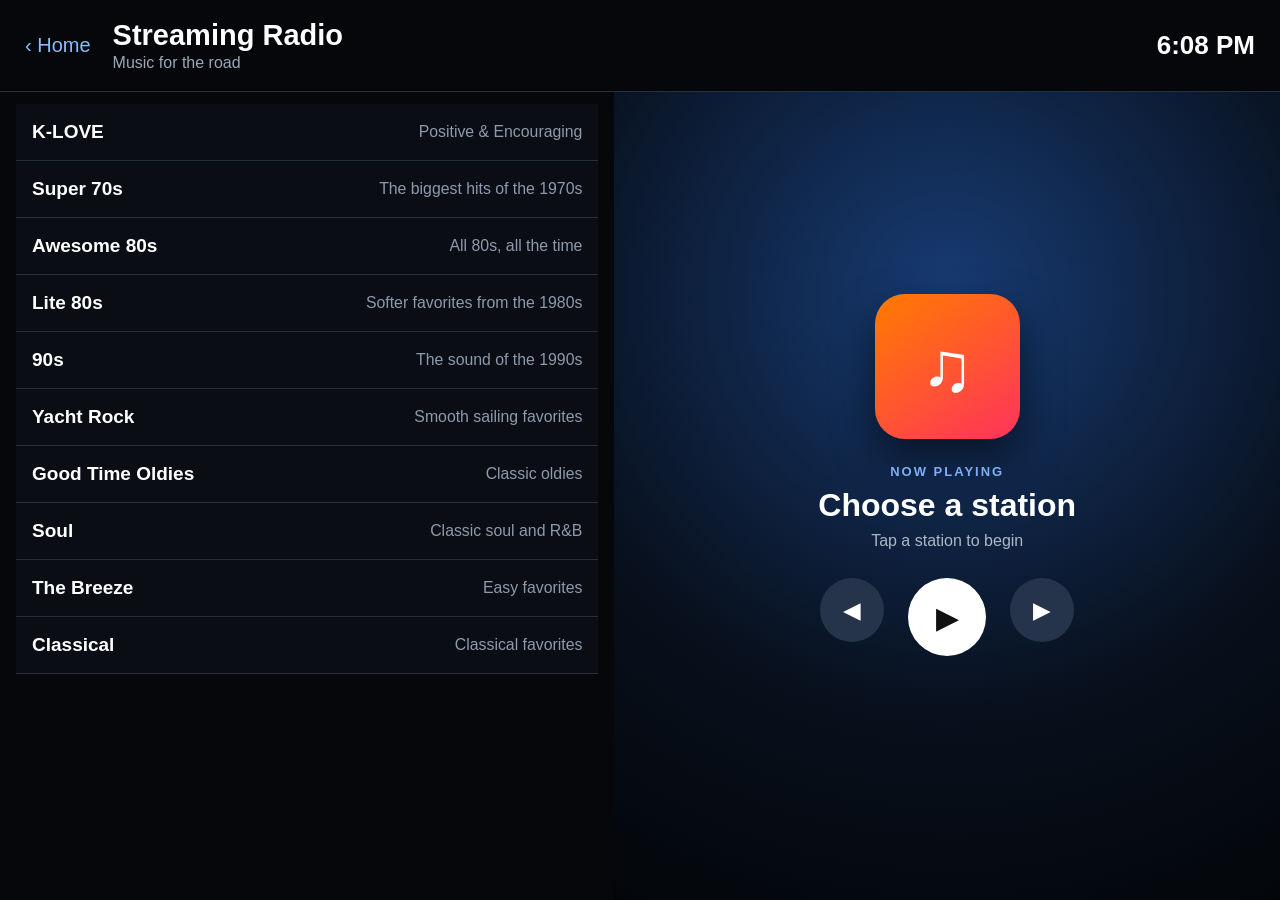
<file: radio.html>
<!doctype html><html lang="en"><head><meta charset="utf-8"><meta name="viewport" content="width=device-width,initial-scale=1,maximum-scale=1,user-scalable=no"><title>Streaming Radio</title><link rel="stylesheet" href="radio.css?v=300"></head><body>
<header><a href="index.html?v=300">‹ Home</a><div><h1>Streaming Radio</h1><p>Music for the road</p></div><time id="clock">--:--</time></header>
<main><section id="list" class="list"></section><aside><div class="art">♫</div><span>NOW PLAYING</span><h2 id="title">Choose a station</h2><p id="desc">Tap a station to begin</p><div class="controls"><button id="prev">◀</button><button id="play">▶</button><button id="next">▶</button></div><div id="status"></div></aside></main><audio id="audio" preload="none"></audio><script src="radio.js?v=300"></script></body></html>
</file>
<file: style.css>
*{box-sizing:border-box}html,body{margin:0;width:100%;height:100%;overflow:hidden;background:#05070a;color:#fff;font-family:-apple-system,BlinkMacSystemFont,"Segoe UI",Arial,sans-serif}.shell{height:100%;display:grid;grid-template-rows:auto 1fr auto auto;padding:22px 28px 15px}.top{display:flex;justify-content:space-between;align-items:flex-start}.brand{font-size:30px;font-weight:800}.page-name{margin-top:4px;color:#8cbcff;font-size:20px;font-weight:700}.datetime{text-align:right;font-size:30px;font-weight:700}.datetime small{display:block;font-size:14px;color:#aab3c2;margin-top:3px}.carousel{display:flex;gap:14px;overflow-x:auto;overflow-y:hidden;scroll-snap-type:x mandatory;scrollbar-width:none}.carousel::-webkit-scrollbar{display:none}.page{min-width:100%;scroll-snap-align:start;display:grid;grid-template-columns:repeat(4,1fr);grid-template-rows:repeat(2,1fr);gap:20px 30px;padding:25px 8px 16px;align-items:center}.app{color:#fff;text-decoration:none;text-align:center;min-width:0}.icon{width:min(110px,15vw);aspect-ratio:1;border-radius:24%;margin:auto;display:flex;align-items:center;justify-content:center;font-size:42px;font-weight:900;box-shadow:0 12px 26px #0008,inset 0 1px 0 #fff5}.app span{display:block;margin-top:8px;font-size:16px;font-weight:650;white-space:nowrap;overflow:hidden;text-overflow:ellipsis}.radio{background:linear-gradient(145deg,#ff7b00,#ff335c)}.mouse{background:linear-gradient(145deg,#123c88,#2aa9ff)}.bible{background:linear-gradient(145deg,#7d4e26,#2d1609)}.ramsey{background:linear-gradient(145deg,#2c64b5,#0b2d65)}.maps{background:linear-gradient(145deg,#4caf50,#2677ef)}.earth{background:linear-gradient(145deg,#1d5fa9,#00a6c8)}.rightnow{background:#f58220}.tesla,.youtube,.netflix{background:#d71920}.disney{background:#173b82}.prime{background:#1196d2;font-size:24px}.dpark{background:#fff;color:#ef3340}.sorcerer{background:#123c88}.hoopla{background:#36a9e1}.libby{background:#e86f61}.flex{background:#2256a3}.showing{background:#28a4dd}.dotloop{background:#e84250}.forewarn{background:#111}.zillow{background:#126aff}.exit{background:#1f9ba5;font-size:24px}.dots{display:flex;justify-content:center;gap:9px}.dot{width:9px;height:9px;border:0;border-radius:50%;background:#667085;padding:0}.dot.active{background:#fff}.hint{text-align:center;color:#8a94a5;font-size:12px;margin-top:7px}@media(max-height:600px){.shell{padding-top:12px}.page{padding-top:10px;gap:12px 24px}.icon{width:min(92px,13vw)}.brand{font-size:25px}.datetime{font-size:25px}}
</file>
<file: around-parks.css>
*{box-sizing:border-box}
:root{--navy:#061f4d;--navy2:#092f70;--blue:#0878e8;--cyan:#43c8ff;--gold:#ffd54a;--white:#fff}
html,body{margin:0;min-height:100%;background:#041530;color:#fff}
body{font-family:-apple-system,BlinkMacSystemFont,"Segoe UI",Arial,sans-serif}
button,input{-webkit-tap-highlight-color:transparent}
button{font:inherit}
.park-shell{min-height:100vh;padding:18px;background:
radial-gradient(circle at 50% -20%,rgba(43,161,255,.35),transparent 38%),
linear-gradient(180deg,#0a4f91 0%,#041a3d 48%,#020c20 100%)}
.hero{position:relative;min-height:270px;border:1px solid rgba(128,190,255,.55);border-radius:28px;overflow:hidden;box-shadow:0 22px 55px rgba(0,0,0,.35)}
.hero-image{position:absolute;inset:0;width:100%;height:100%;object-fit:cover;object-position:center 42%;filter:saturate(1.08) brightness(.88)}
.hero-shade{position:absolute;inset:0;background:linear-gradient(90deg,rgba(1,13,38,.88) 0%,rgba(2,21,56,.48) 48%,rgba(2,15,42,.14) 72%),linear-gradient(0deg,rgba(1,10,27,.72),transparent 70%)}
.hero-copy{position:absolute;left:7.5%;bottom:11%;max-width:640px;text-shadow:0 3px 12px rgba(0,0,0,.72)}
.brand{margin:0 0 5px;color:#62c8ff;letter-spacing:.2em;text-transform:uppercase;font-weight:800;font-size:clamp(12px,1.2vw,19px)}
.hero h1{margin:0;font-family:Georgia,"Times New Roman",serif;font-size:clamp(40px,5.6vw,86px);line-height:.95}
.hero-copy>p:last-child{margin:.7em 0 0;font-size:clamp(16px,1.55vw,24px)}
.back-button{position:absolute;z-index:2;left:20px;top:20px;width:62px;height:62px;border-radius:18px;border:1px solid rgba(150,204,255,.72);background:rgba(3,25,64,.72);color:#fff;font-size:48px;line-height:1;cursor:pointer}
.clock{position:absolute;right:28px;top:22px;text-align:right;text-shadow:0 3px 12px rgba(0,0,0,.7)}
.clock strong{display:block;font-size:clamp(28px,3vw,48px)}
.clock span{font-size:clamp(13px,1.15vw,18px)}
.destinations{display:grid;grid-template-columns:repeat(3,minmax(0,1fr));gap:14px;margin:16px 0 124px}
.destination{position:relative;min-height:150px;border:1px solid rgba(111,180,255,.55);border-radius:24px;padding:20px;text-align:left;color:#fff;overflow:hidden;cursor:pointer;box-shadow:inset 0 1px 0 rgba(255,255,255,.13),0 12px 28px rgba(0,0,0,.24);transition:transform .18s ease,border-color .18s ease,box-shadow .18s ease}
.destination::before{content:"";position:absolute;inset:0;background:linear-gradient(135deg,rgba(255,255,255,.12),transparent 52%)}
.destination::after{content:"";position:absolute;inset:auto -10% -42% 23%;height:90%;border-radius:50%;background:rgba(255,255,255,.09);filter:blur(4px)}
.destination:hover,.destination:focus-visible,.destination.selected{transform:translateY(-2px);border-color:#fff;box-shadow:0 0 0 3px rgba(56,163,255,.55),0 16px 34px rgba(0,0,0,.3)}
.main-street{background:linear-gradient(135deg,#ab2533,#5e1022 52%,#162d72)}
.adventureland{background:linear-gradient(135deg,#167765,#0b4b49 55%,#082d45)}
.frontierland{background:linear-gradient(135deg,#a35724,#673016 55%,#2d1c20)}
.liberty-square{background:linear-gradient(135deg,#566f91,#2d4569 55%,#122745)}
.fantasyland{background:linear-gradient(135deg,#754db6,#46338b 55%,#152b68)}
.tomorrowland{background:linear-gradient(135deg,#1670b8,#174e9f 55%,#132961)}
.destination-symbol{position:absolute;right:18px;top:15px;font-size:46px;filter:drop-shadow(0 4px 8px rgba(0,0,0,.35))}
.destination-copy{position:relative;z-index:1;display:flex;flex-direction:column;gap:7px;max-width:78%;margin-top:55px}
.destination-copy strong{font-family:Georgia,"Times New Roman",serif;font-size:clamp(22px,2vw,32px)}
.destination-copy small{font-size:clamp(14px,1.05vw,18px);color:#cdeaff}
.player{position:fixed;z-index:10;left:18px;right:18px;bottom:16px;min-height:105px;display:grid;grid-template-columns:88px minmax(260px,1.8fr) 300px minmax(190px,.7fr) 150px;align-items:center;gap:16px;padding:10px 14px;border:1px solid rgba(94,168,255,.65);border-radius:25px;background:linear-gradient(90deg,rgba(4,25,65,.98),rgba(5,35,84,.98));box-shadow:0 18px 45px rgba(0,0,0,.5),inset 0 1px 0 rgba(255,255,255,.12)}
.now-playing-art{width:82px;height:82px;border-radius:15px;overflow:hidden;border:1px solid rgba(255,255,255,.52)}
.now-playing-art img{width:100%;height:100%;object-fit:cover}
.now-playing-copy{min-width:0;display:flex;flex-direction:column;gap:3px;border-right:1px solid rgba(117,181,255,.38);padding-right:16px}
.now-playing-copy span{color:var(--gold);font-weight:900;letter-spacing:.08em;font-size:13px}
.now-playing-copy strong{font-family:Georgia,"Times New Roman",serif;font-size:clamp(23px,2.1vw,34px);white-space:nowrap;overflow:hidden;text-overflow:ellipsis}
.now-playing-copy small{font-size:clamp(12px,.9vw,16px);white-space:nowrap;overflow:hidden;text-overflow:ellipsis;color:#d6eaff}
.transport{display:flex;justify-content:center;align-items:center;gap:28px}
.transport button{border:0;background:transparent;color:#fff;font-size:28px;cursor:pointer}
.transport .play-button{width:78px;height:78px;border-radius:50%;border:1px solid rgba(255,255,255,.82);background:linear-gradient(180deg,#168bff,#0649c6);font-size:30px;box-shadow:inset 0 1px 0 rgba(255,255,255,.3)}
.volume{display:flex;align-items:center;gap:12px;font-size:23px}
.volume input{width:100%;accent-color:#168bff}
.home-button{height:62px;border-radius:17px;border:1px solid rgba(174,210,255,.72);background:rgba(7,36,83,.9);color:#fff;font-weight:800;font-size:19px;cursor:pointer}
.home-button span{margin-left:7px}
.toast{position:fixed;z-index:20;left:50%;bottom:137px;transform:translate(-50%,12px);padding:10px 17px;border-radius:999px;background:rgba(3,18,48,.96);opacity:0;pointer-events:none;transition:.2s ease}
.toast.show{opacity:1;transform:translate(-50%,0)}
@media(max-width:1050px){
  .destinations{grid-template-columns:repeat(2,minmax(0,1fr))}
  .player{grid-template-columns:70px minmax(210px,1fr) 250px 150px}
  .volume{display:none}
  .now-playing-art{width:66px;height:66px}
}
@media(max-width:720px){
  .park-shell{padding:10px}
  .hero{min-height:230px;border-radius:20px}
  .clock{display:none}
  .back-button{width:50px;height:50px;left:12px;top:12px}
  .hero-copy{left:8%;right:5%}
  .destinations{grid-template-columns:1fr;margin-bottom:138px}
  .destination{min-height:128px}
  .player{left:8px;right:8px;bottom:8px;grid-template-columns:58px minmax(0,1fr) 132px;padding:9px;gap:8px;border-radius:18px}
  .now-playing-art{width:54px;height:54px;border-radius:10px}
  .now-playing-copy{border-right:0;padding-right:0}
  .now-playing-copy strong{font-size:19px}
  .now-playing-copy small{display:none}
  .now-playing-copy span{font-size:10px}
  .transport{gap:9px}
  .transport button{font-size:18px}
  .transport .play-button{width:52px;height:52px;font-size:20px}
  .home-button,.volume{display:none}
}
</file>
<file: atmousepheres.css>
*{box-sizing:border-box}
html,body{margin:0;min-height:100%;background:#092d63}
body{display:grid;place-items:center;overflow:hidden;font-family:-apple-system,BlinkMacSystemFont,"Segoe UI",Arial,sans-serif}
button,input,select{-webkit-tap-highlight-color:transparent}
.page-shell{width:100vw;height:100vh;display:grid;place-items:center;background:radial-gradient(circle at 50% -10%,rgba(86,178,255,.42),transparent 35%),linear-gradient(180deg,#0d62ae,#07285c)}
.artboard{position:relative;width:min(100vw,calc(100vh * 1.5));aspect-ratio:3/2;overflow:hidden;background:#0b66b6;box-shadow:0 20px 60px rgba(0,0,0,.42);user-select:none;isolation:isolate}
.artwork{position:absolute;inset:0;width:100%;height:100%;display:block;pointer-events:none;-webkit-user-drag:none}
.card-links,.functional-player{position:absolute;inset:0;z-index:4}
.card{position:absolute;border:0;padding:0;background:transparent;border-radius:5%;cursor:pointer;outline:none}
.card:focus-visible,.card.selected{box-shadow:0 0 0 3px #fff,0 0 0 7px rgba(25,151,255,.72)}
.card-parks{left:1.9%;top:28.1%;width:23.8%;height:30.8%}
.card-resorts{left:26.0%;top:28.1%;width:23.8%;height:30.8%}
.card-epcot{left:50.1%;top:28.1%;width:22.3%;height:30.8%}
.card-atmospheres{left:73.4%;top:28.1%;width:23.9%;height:30.8%}
.card-classic{left:1.9%;top:59.6%;width:23.8%;height:27.7%}
.card-loops{left:26.0%;top:59.6%;width:23.8%;height:27.7%}
.card-night{left:50.1%;top:59.6%;width:22.3%;height:27.7%}
.card-seasonal{left:73.4%;top:59.6%;width:23.9%;height:27.7%}
.functional-player{pointer-events:none}
.control{position:absolute;border:0;background:transparent;cursor:pointer;pointer-events:auto;border-radius:50%;outline:none}
.previous{left:41.7%;top:90.2%;width:4.5%;height:7.2%}
.play{left:47.1%;top:88.3%;width:5.7%;height:10.4%}
.next{left:54.0%;top:90.2%;width:4.5%;height:7.2%}
.home{left:85.3%;top:89.0%;width:11.4%;height:8.5%;border-radius:14px}
.volume-hitbox{position:absolute;left:65.4%;top:91%;width:16.5%;height:5%;pointer-events:auto;display:flex;align-items:center}
.volume-hitbox input{width:100%;opacity:0}

/* Covers every pixel of the original baked-in player wording while preserving the thumbnail. */
.selection-mask{position:absolute;z-index:2;left:10.75%;top:88.35%;width:30.15%;height:10.2%;background:linear-gradient(90deg,#082f6f 0%,#082e6a 70%,#082d68 100%);border-radius:0 2px 2px 0;box-shadow:inset 0 1px 0 rgba(255,255,255,.08);pointer-events:none}
.selection-overlay{position:absolute;z-index:3;left:11.45%;top:89.05%;width:29.0%;height:8.6%;display:flex;flex-direction:column;justify-content:center;gap:.12em;padding:0 .65%;color:#fff;text-shadow:0 2px 4px rgba(0,0,0,.48);pointer-events:none;overflow:hidden}
.selection-overlay .eyebrow{font-size:clamp(7px,.72vw,13px);color:#ffd43f;font-weight:900;letter-spacing:.08em;line-height:1;white-space:nowrap}
.selection-overlay strong{font-family:Georgia,"Times New Roman",serif;font-size:clamp(13px,1.42vw,25px);line-height:1.05;white-space:nowrap;overflow:hidden;text-overflow:ellipsis;font-weight:700}
.selection-overlay small{font-family:Georgia,"Times New Roman",serif;font-size:clamp(8px,.79vw,14px);line-height:1.05;white-space:nowrap;overflow:hidden;text-overflow:ellipsis;opacity:.96}

.time-treatment{position:absolute;inset:0;z-index:1;pointer-events:none;opacity:0;transition:opacity 1s ease,background 1s ease;mix-blend-mode:multiply}
.artboard[data-time-theme="morning"] .time-treatment{opacity:.16;background:linear-gradient(120deg,#ffcf7c 0%,transparent 43%,#fff0c6 100%)}
.artboard[data-time-theme="night"] .time-treatment{opacity:.54;background:linear-gradient(180deg,#071b55 0%,#020b24 100%)}

.developer-hotspot{position:absolute;z-index:8;left:0;top:0;width:8%;height:12%;border:0;background:transparent}
.developer-panel{position:absolute;z-index:10;left:2%;top:3%;width:min(330px,46%);padding:14px;background:rgba(4,24,60,.96);color:#fff;border:1px solid rgba(255,255,255,.45);border-radius:14px;box-shadow:0 12px 35px rgba(0,0,0,.4)}
.developer-panel[hidden]{display:none}
.developer-title{display:flex;align-items:center;justify-content:space-between;margin-bottom:10px}
.developer-title button{border:0;background:transparent;color:#fff;font-size:24px;line-height:1;cursor:pointer}
.developer-panel label{display:grid;gap:5px;font-size:13px}
.developer-panel select{width:100%;border:1px solid rgba(255,255,255,.45);border-radius:8px;padding:7px;background:#fff;color:#08275d}
.developer-panel small{display:block;margin-top:10px;font-size:11px;line-height:1.3;color:#d9e9ff}
.toast{position:absolute;z-index:9;left:50%;bottom:11.5%;transform:translateX(-50%);background:rgba(4,33,77,.94);color:#fff;padding:.55em 1em;border-radius:999px;opacity:0;transition:opacity .2s ease;pointer-events:none;white-space:nowrap}
.toast.show{opacity:1}
.sr-only{position:absolute;width:1px;height:1px;overflow:hidden;clip:rect(0,0,0,0)}
@media(max-aspect-ratio:3/2){.artboard{width:100vw;height:auto}}
@media(min-aspect-ratio:3/2){.artboard{height:100vh;width:auto}}
</file>
<file: disney.css>
*{box-sizing:border-box}
:root{
  --navy:#0a315f;
  --gold:#f4ad16;
  --sky-top:#65c7ff;
  --sky-mid:#b9e8ff;
  --sky-bottom:#f6fcff;
  --heading:#0a315f;
  --glass:rgba(255,255,255,.88);
  --shadow:0 15px 35px rgba(22,68,110,.20);
}
html,body{margin:0;min-height:100%;font-family:-apple-system,BlinkMacSystemFont,"Segoe UI",Arial,sans-serif;color:var(--navy)}
body{
  min-height:100vh;
  overflow-x:hidden;
  background:linear-gradient(180deg,var(--sky-top),var(--sky-mid) 43%,var(--sky-bottom));
  transition:background .6s ease,color .6s ease;
}
body.evening{
  --sky-top:#5365ad;--sky-mid:#da8d83;--sky-bottom:#f3c9a4;
  --heading:#fff;--glass:rgba(255,255,255,.88)
}
body.night{
  --sky-top:#071a4e;--sky-mid:#183573;--sky-bottom:#5d5c9e;
  --heading:#fff;--glass:rgba(246,249,255,.91)
}
button,a,input{-webkit-tap-highlight-color:transparent}
button{font:inherit}
.page-shell{position:relative;min-height:100vh;padding:22px 28px 24px;isolation:isolate}
.page-shell:before{
  content:"";position:fixed;inset:0;z-index:-5;pointer-events:none;
  background:
    radial-gradient(circle at 12% 5%,rgba(255,255,255,.72),transparent 18%),
    linear-gradient(180deg,transparent 70%,rgba(255,255,255,.72));
}
.sky-decor{position:fixed;inset:0;overflow:hidden;pointer-events:none;z-index:-3}
.cloud{position:absolute;width:220px;height:44px;border-radius:999px;background:rgba(255,255,255,.67);filter:blur(.2px)}
.cloud:before,.cloud:after{content:"";position:absolute;border-radius:50%;background:inherit}
.cloud:before{width:80px;height:80px;left:34px;bottom:0}.cloud:after{width:112px;height:112px;right:28px;bottom:-2px}
.cloud-one{left:3%;top:16%}.cloud-two{right:8%;top:8%;transform:scale(.8)}.cloud-three{left:40%;top:26%;transform:scale(.55);opacity:.62}
.sparkle{position:absolute;color:#fff;text-shadow:0 0 16px #fff;font-size:28px}
.sparkle-one{right:9%;top:13%}.sparkle-two{right:23%;top:7%;font-size:20px}

.hero{position:relative;min-height:195px;display:flex;align-items:flex-start;justify-content:space-between;padding:2px 8px 0 12px}
.brand{position:relative;z-index:2}
.tagline{margin:2px 0 8px;text-transform:uppercase;letter-spacing:.18em;font-size:13px;font-weight:800;color:var(--heading);opacity:.78}
h1{margin:0;color:var(--heading);font-family:Georgia,"Times New Roman",serif;font-size:clamp(48px,6.1vw,88px);line-height:.95;letter-spacing:-.055em;text-shadow:0 2px 0 rgba(255,255,255,.55)}
.mouse-word{color:var(--gold)}
.ear-o{position:relative;display:inline-block}
.ear-o:before,.ear-o:after{content:"";position:absolute;width:.31em;height:.31em;border-radius:50%;background:currentColor;top:-.16em}
.ear-o:before{left:.02em}.ear-o:after{right:.02em}

.time-panel{position:relative;z-index:3;display:flex;align-items:center;gap:18px;color:var(--heading);font-weight:800}
#clock{font-size:20px;white-space:nowrap}
.home-link{padding:10px 14px;border-radius:999px;background:rgba(255,255,255,.75);color:#0a315f;text-decoration:none;box-shadow:0 6px 16px rgba(0,0,0,.08)}
.castle{position:absolute;right:8%;bottom:2px;width:245px;height:180px;filter:drop-shadow(0 13px 12px rgba(39,76,115,.22));opacity:.94}
.castle-base{position:absolute;left:30px;right:16px;bottom:0;height:64px;background:linear-gradient(90deg,#f3d7c3,#fff0df,#ecc9bc);clip-path:polygon(8% 15%,92% 15%,100% 100%,0 100%)}
.tower{position:absolute;bottom:44px;width:35px;background:linear-gradient(90deg,#f1d7c8,#fff4e8,#eac4b7)}
.tower:before{content:"";position:absolute;left:-5px;right:-5px;top:-30px;border-left:22px solid transparent;border-right:22px solid transparent;border-bottom:0;border-top:34px solid #245d9e}
.tower i{position:absolute;width:3px;height:24px;background:#d19a16;left:50%;top:-52px}
.tower i:after{content:"";position:absolute;width:14px;height:8px;background:#f2b21e;left:2px;top:0;clip-path:polygon(0 0,100% 50%,0 100%)}
.t1{left:38px;height:76px}.t2{left:91px;height:110px}.t3{left:145px;height:86px}.t4{left:186px;height:64px}
.t2:before{border-left-width:25px;border-right-width:25px;border-top-width:43px;top:-40px}

.destination-grid{display:grid;grid-template-columns:repeat(4,minmax(0,1fr));gap:16px}
.destination-card{
  position:relative;min-height:245px;padding:0;overflow:hidden;border:2px solid rgba(255,255,255,.78);border-radius:25px;color:#fff;
  box-shadow:var(--shadow);cursor:pointer;text-align:left;isolation:isolate;transition:transform .16s ease,box-shadow .16s ease
}
.destination-card:after{content:"";position:absolute;inset:43% 0 0;z-index:-1;background:linear-gradient(180deg,transparent,rgba(4,26,55,.88))}
.destination-card:hover,.destination-card:focus-visible{transform:translateY(-3px);outline:none;box-shadow:0 21px 40px rgba(18,56,91,.28)}
.destination-card.selected{box-shadow:0 0 0 4px rgba(255,255,255,.95),0 0 0 8px rgba(15,87,172,.27),var(--shadow)}
.destination-card strong{position:absolute;left:18px;right:16px;bottom:17px;font-family:Georgia,"Times New Roman",serif;font-size:clamp(21px,1.7vw,29px);line-height:1.02;text-shadow:0 2px 7px rgba(0,0,0,.35)}
.icon-badge{position:absolute;left:16px;top:16px;width:54px;height:54px;border-radius:50%;display:grid;place-items:center;background:rgba(255,255,255,.94);font-size:27px;color:#174b82;box-shadow:0 5px 15px rgba(0,0,0,.18)}
.scene{position:absolute;inset:0;z-index:-2;overflow:hidden}
.parks{background:linear-gradient(145deg,#79d1ff,#1674c7 57%,#e06442)}
.station-building{position:absolute;right:0;bottom:70px;width:57%;height:54%;background:linear-gradient(#f8d5a8,#ba613f);clip-path:polygon(0 25%,52% 25%,52% 0,70% 0,70% 25%,100% 25%,100% 100%,0 100%)}
.train{position:absolute;right:8%;bottom:70px;font-size:72px;filter:drop-shadow(0 5px 5px rgba(0,0,0,.35))}
.resorts{background:linear-gradient(145deg,#7ae9f6,#24aeb8 55%,#eab44f)}
.resort-building{position:absolute;right:5%;top:25%;width:70%;height:37%;background:linear-gradient(#fff8dd,#e9d3aa);clip-path:polygon(0 22%,16% 22%,16% 0,30% 0,30% 22%,70% 22%,70% 0,84% 0,84% 22%,100% 22%,100% 100%,0 100%)}
.palm{position:absolute;bottom:60px;font-size:54px}.p1{left:19%}.p2{right:9%;transform:scale(.82)}
.water{position:absolute;left:0;right:0;bottom:0;height:40%;background:linear-gradient(rgba(89,225,235,.6),rgba(0,126,174,.8))}
.epcot{background:linear-gradient(145deg,#a9dcff,#8065c7 61%,#4b318b)}
.epcot-ball{position:absolute;width:130px;height:130px;border-radius:50%;right:12%;top:19%;background:repeating-conic-gradient(from 0deg,#dce8ff 0 4deg,#92a8d8 4deg 8deg);box-shadow:inset -14px -16px 25px rgba(49,42,117,.4),0 10px 25px rgba(0,0,0,.25)}
.fountain{position:absolute;left:20%;bottom:72px;font-size:45px;color:#dff8ff}
.atmospheres{background:linear-gradient(145deg,#9bdd75,#2f9a66 57%,#226b70)}
.life-tree{position:absolute;right:13%;top:13%;font-size:116px;filter:drop-shadow(0 8px 7px rgba(0,0,0,.27))}
.falls{position:absolute;right:3%;bottom:55px;width:38%;height:38%;background:linear-gradient(90deg,transparent,#d9fbff,transparent);clip-path:polygon(42% 0,59% 0,77% 100%,20% 100%)}
.attractions{background:linear-gradient(145deg,#ffc76b,#ef7844 55%,#8b2e4a)}
.coaster{position:absolute;left:6%;right:3%;top:29%;font-size:62px;font-weight:900;transform:rotate(-10deg);color:#522739;text-shadow:0 4px 1px rgba(255,255,255,.25)}
.sun{position:absolute;width:90px;height:90px;border-radius:50%;right:8%;top:8%;background:#ffe0a3;box-shadow:0 0 35px #ffe0a3}
.loops{background:linear-gradient(145deg,#5ac8ff,#176fcb 55%,#553a9e)}
.notes{position:absolute;left:18%;top:22%;font-size:56px;letter-spacing:18px;transform:rotate(-8deg);text-shadow:0 0 18px #b7f2ff}
.music-swoop{position:absolute;width:120%;height:90%;left:-9%;top:16%;border:7px solid rgba(255,255,255,.55);border-left-color:transparent;border-right-color:transparent;border-radius:50%;transform:rotate(-14deg)}
.nighttime{background:linear-gradient(145deg,#344ca3,#242061 55%,#8d3d9e)}
.firework{position:absolute;color:#ffe4ff;text-shadow:0 0 16px currentColor}.f1{font-size:69px;right:12%;top:12%}.f2{font-size:50px;left:18%;top:28%;color:#a9e8ff}
.mini-castle{position:absolute;right:34%;bottom:51px;font-size:86px;color:#bdd5ff}
.seasonal{background:linear-gradient(145deg,#c9f4ff,#5ea7ce 54%,#315d88)}
.snowflakes{position:absolute;left:10%;right:7%;top:18%;font-size:35px;color:#fff;text-shadow:0 0 10px #fff}
.winter-village{position:absolute;left:12%;right:0;bottom:57px;font-size:50px;color:#eefaff;text-shadow:0 4px 3px rgba(39,75,111,.4)}

.player{margin-top:17px;min-height:94px;padding:13px 21px;border-radius:27px;display:grid;grid-template-columns:66px minmax(240px,1.25fr) auto minmax(220px,.8fr);gap:17px;align-items:center;background:var(--glass);border:1px solid rgba(255,255,255,.88);box-shadow:0 13px 30px rgba(28,72,111,.17);backdrop-filter:blur(18px)}
.album-art{width:62px;height:62px;border-radius:17px;display:grid;place-items:center;font-size:32px;background:linear-gradient(145deg,#c5efff,#ffe3a6);box-shadow:inset 0 0 0 1px rgba(255,255,255,.8)}
.now-playing{min-width:0;display:grid;gap:3px}.now-label{text-transform:uppercase;letter-spacing:.12em;font-size:10px;font-weight:800;color:#6f8196}.now-playing strong{font-size:22px;color:#123b6d}.now-playing span:last-child{font-size:15px;color:#2f68a6;white-space:nowrap;overflow:hidden;text-overflow:ellipsis}
.transport{display:flex;gap:12px;align-items:center}.transport button{width:46px;height:46px;border:0;border-radius:50%;background:transparent;color:#123b6d;font-size:20px;cursor:pointer}.transport .play{width:60px;height:60px;background:#1972d3;color:#fff;box-shadow:0 8px 18px rgba(25,114,211,.32)}
.volume{display:flex;align-items:center;gap:10px}.volume input{width:100%;accent-color:#1972d3}

@media(max-width:1050px){
  .castle{opacity:.62;right:2%}
  .destination-grid{grid-template-columns:repeat(2,minmax(0,1fr))}
  .player{grid-template-columns:60px 1fr auto}.volume{grid-column:2/4}
}
@media(max-width:650px){
  .page-shell{padding:18px 14px}.hero{min-height:175px}.castle{display:none}.time-panel{position:absolute;right:0;top:0}.home-link{font-size:0}.home-link:after{content:"⌂";font-size:20px}
  h1{font-size:clamp(43px,14vw,66px)}.tagline{font-size:10px;letter-spacing:.13em;padding-top:48px}
  .destination-grid{grid-template-columns:1fr}.destination-card{min-height:215px}
  .player{grid-template-columns:55px 1fr}.transport,.volume{grid-column:1/-1;justify-content:center}
}
</file>
<file: radio.css>
*{box-sizing:border-box}html,body{margin:0;height:100%;overflow:hidden;background:#05070a;color:#fff;font-family:-apple-system,BlinkMacSystemFont,"Segoe UI",Arial,sans-serif}header{height:92px;display:flex;align-items:center;gap:22px;padding:16px 25px;border-bottom:1px solid #26303d}header a{color:#8cbcff;text-decoration:none;font-size:20px}h1{margin:0;font-size:29px}header p{margin:2px 0 0;color:#9ba7b7}header time{margin-left:auto;font-size:26px;font-weight:700}main{height:calc(100% - 92px);display:grid;grid-template-columns:48% 52%}.list{overflow-y:auto;padding:12px 16px}.station{width:100%;border:0;border-bottom:1px solid #26303d;background:#0a0e14;color:#fff;padding:17px 16px;text-align:left;display:flex;justify-content:space-between;align-items:center;font-size:19px}.station small{color:#8e9aad}.station.active{background:#14243b}aside{display:flex;flex-direction:column;align-items:center;justify-content:center;padding:25px;background:radial-gradient(circle at 50% 25%,#173b73,#08101d 60%,#030609)}.art{width:145px;height:145px;border-radius:30px;background:linear-gradient(145deg,#ff7b00,#ff335c);display:grid;place-items:center;font-size:70px;box-shadow:0 18px 40px #0008}aside>span{margin-top:25px;color:#7faef5;font-size:13px;font-weight:800;letter-spacing:2px}aside h2{font-size:32px;margin:8px 0}aside p{color:#aeb8c7;margin:0}.controls{display:flex;gap:24px;margin-top:28px}.controls button{width:64px;height:64px;border-radius:50%;border:0;background:#25344a;color:#fff;font-size:23px}.controls #play{width:78px;height:78px;background:#fff;color:#111;font-size:30px}#status{height:24px;margin-top:18px;color:#9bb7dd}@media(max-width:760px){main{grid-template-columns:50% 50%}.station{padding:13px 10px;font-size:16px}.art{width:110px;height:110px}aside h2{font-size:25px}}
</file>
